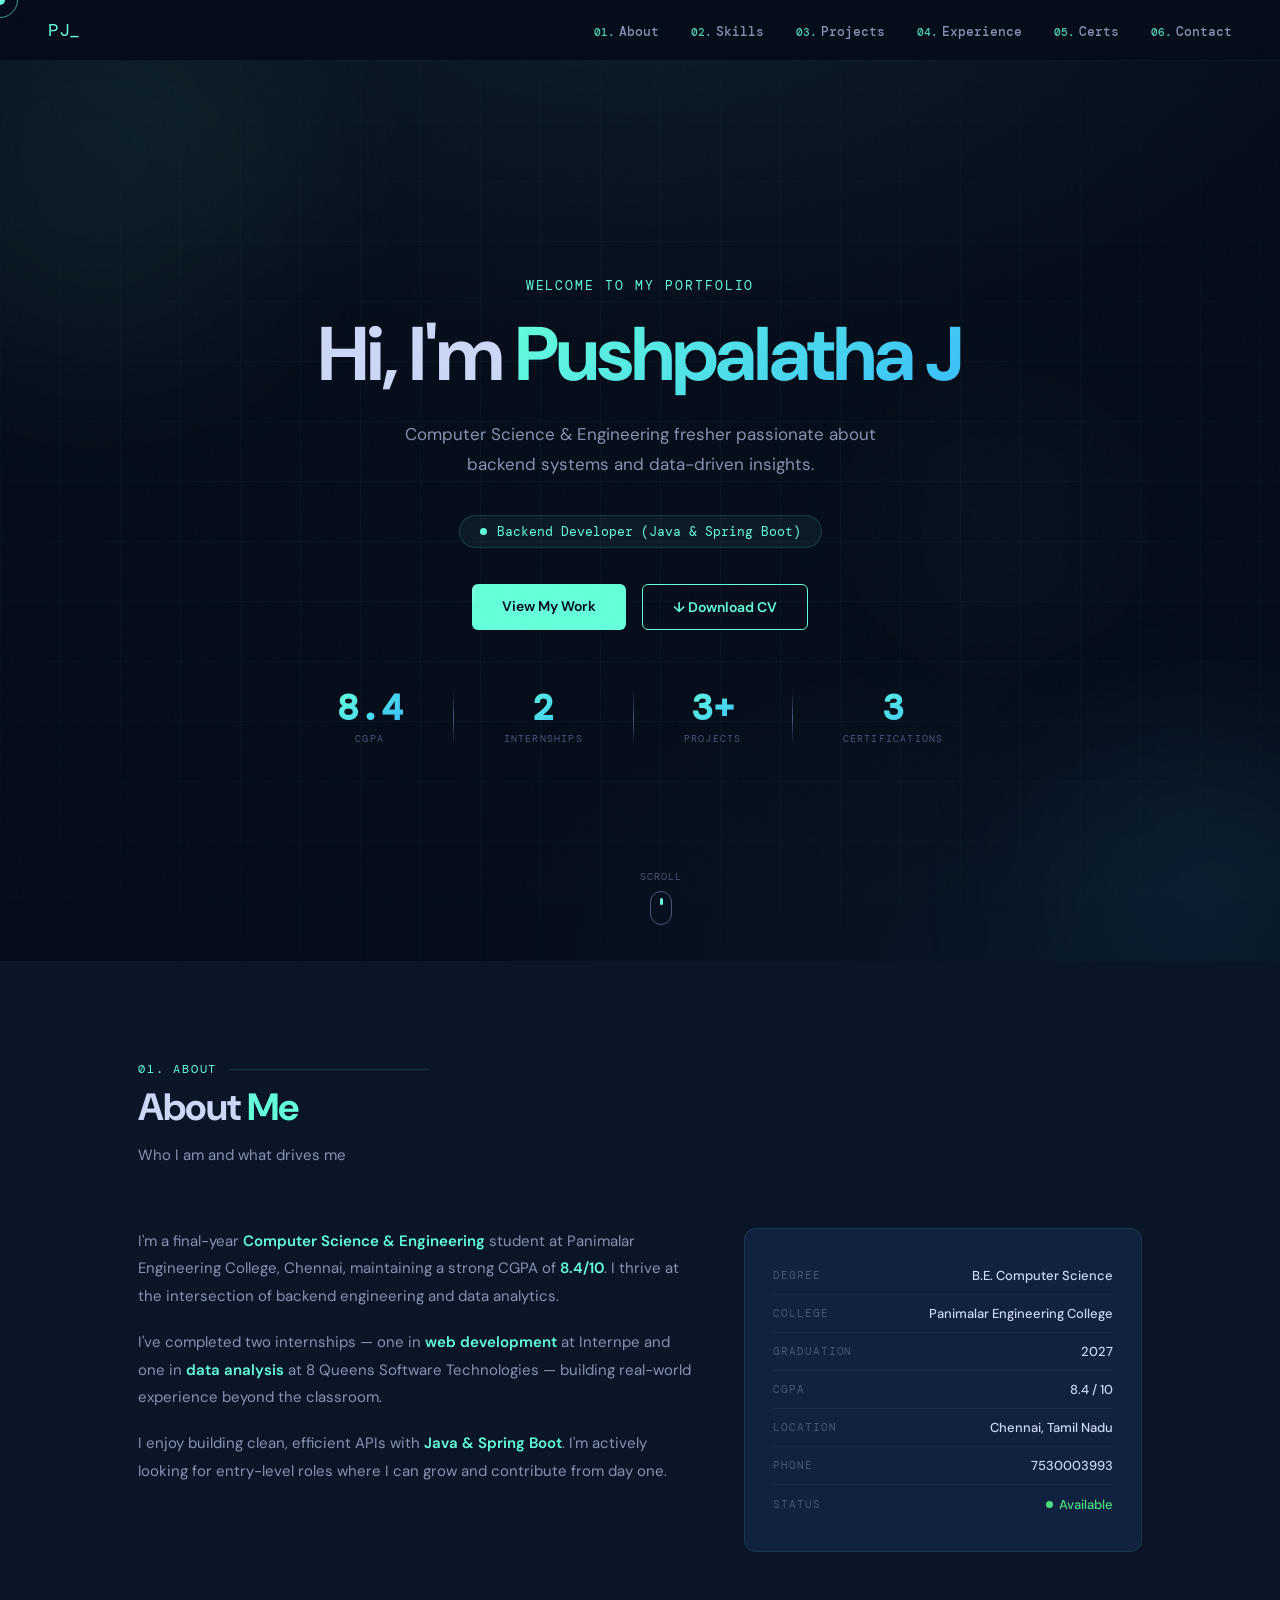
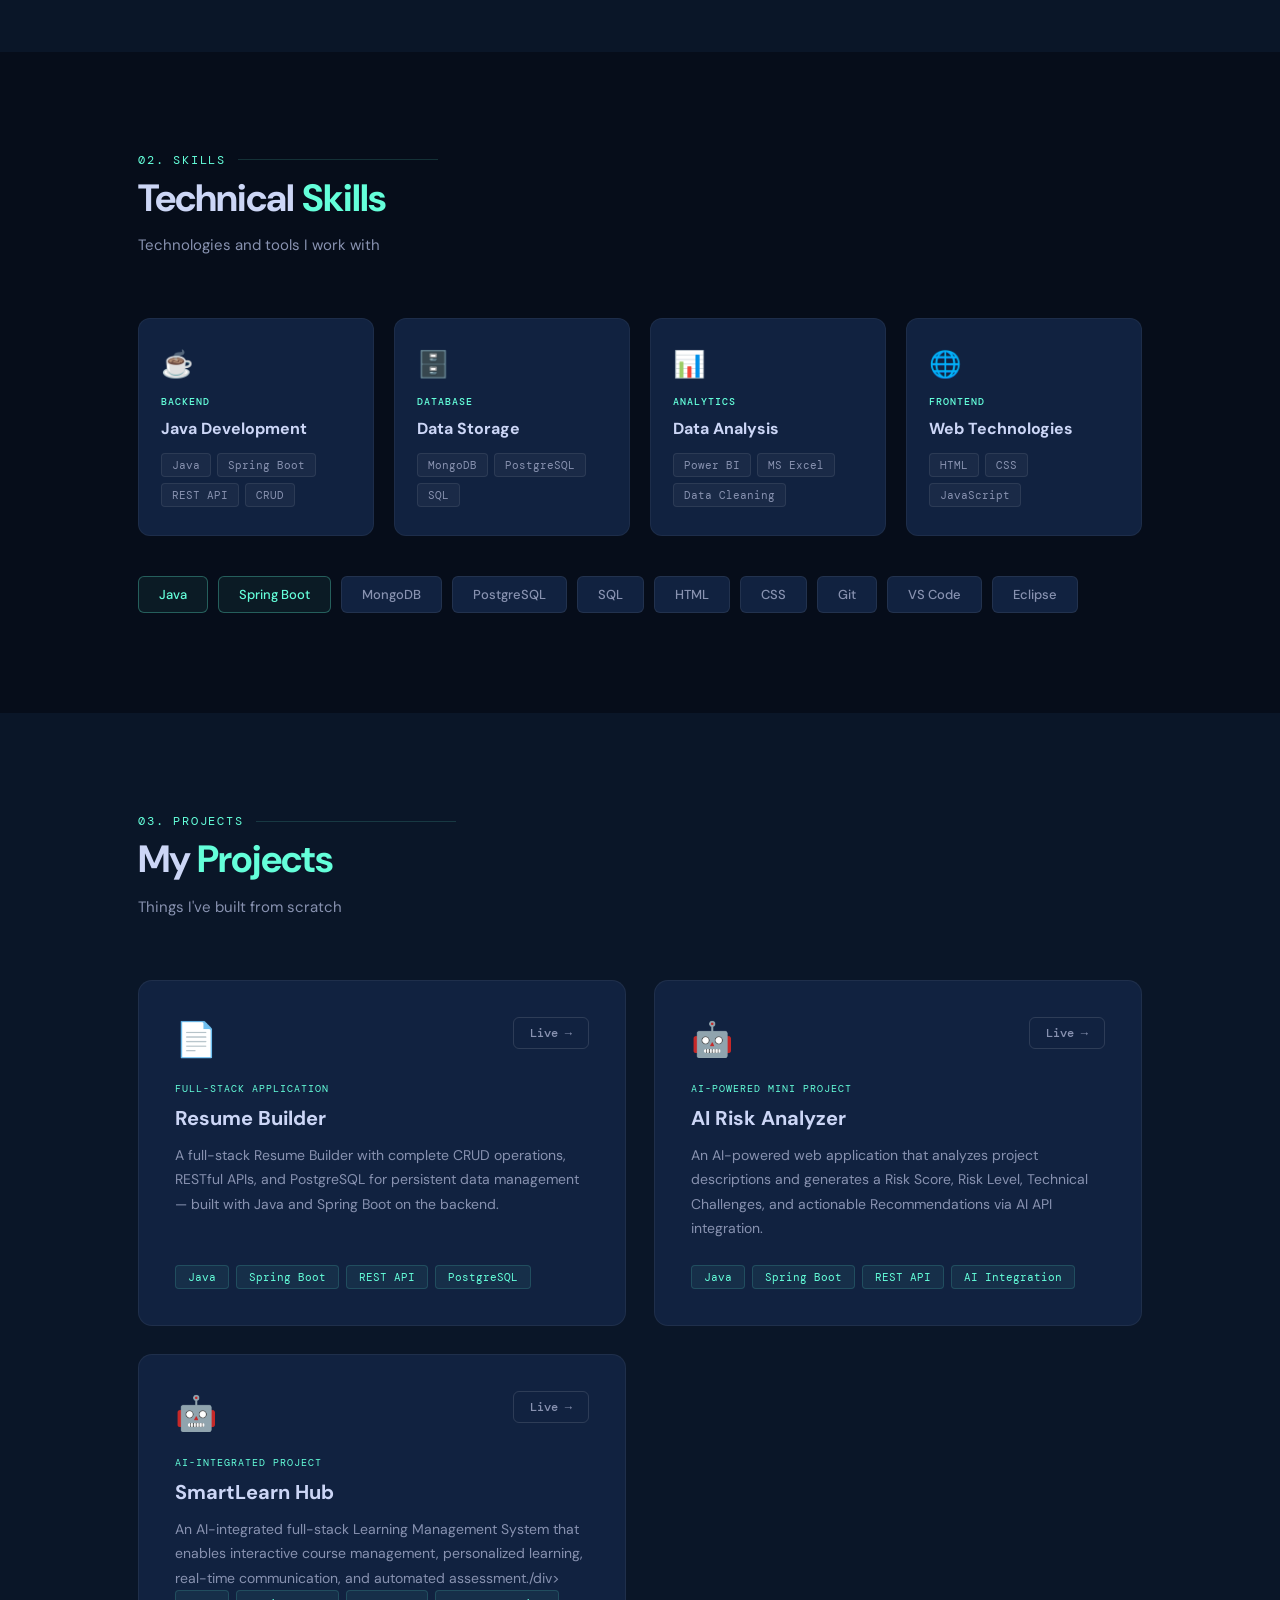
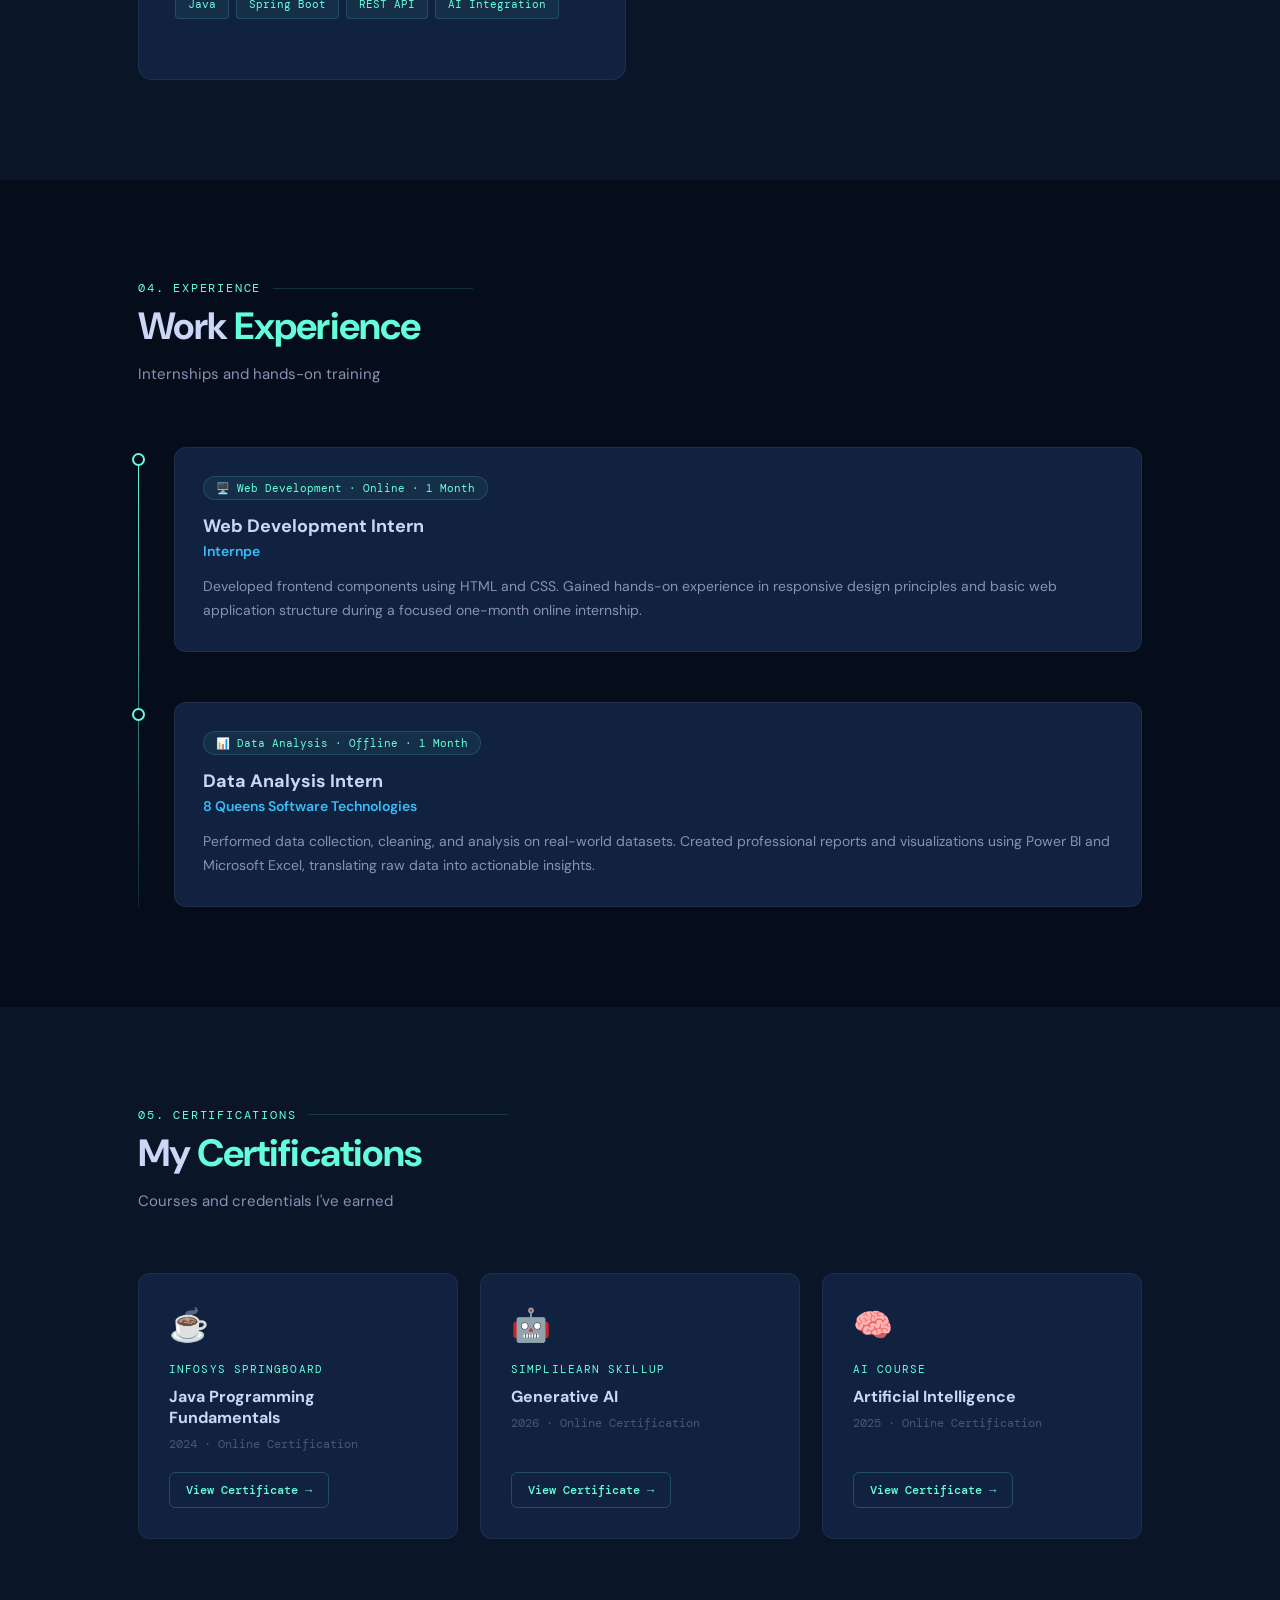
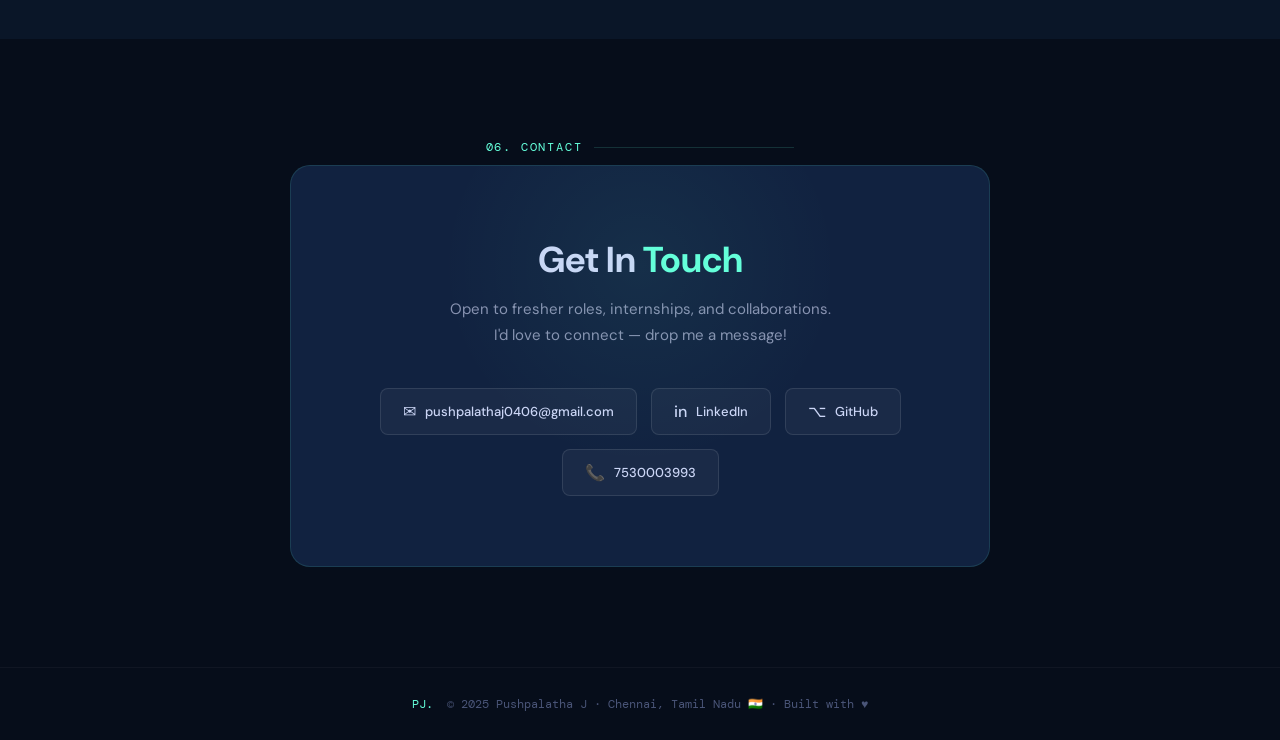
<file: index.html>
<!DOCTYPE html>
<html lang="en">
<head>
<meta charset="UTF-8"/>
<meta name="viewport" content="width=device-width, initial-scale=1.0"/>
<title>Pushpalatha J – Portfolio</title>
<style>
@import url('https://fonts.googleapis.com/css2?family=DM+Sans:ital,opsz,wght@0,9..40,300;0,9..40,400;0,9..40,500;0,9..40,600;0,9..40,700;1,9..40,300&family=DM+Mono:wght@400;500&display=swap');

*, *::before, *::after { box-sizing: border-box; margin: 0; padding: 0; }

:root {
  --bg: #060d1a;
  --bg2: #0a1628;
  --bg3: #0f1e35;
  --surface: #112240;
  --surface2: #1a3354;
  --accent: #64ffda;
  --accent2: #38bdf8;
  --text: #ccd6f6;
  --muted: #8892b0;
  --dim: #4a5578;
  --font: 'DM Sans', sans-serif;
  --mono: 'DM Mono', monospace;
}

html { scroll-behavior: smooth; }

body {
  font-family: var(--font);
  background: var(--bg);
  color: var(--text);
  overflow-x: hidden;
  cursor: none;
}

/* ── CURSOR ── */
.cursor {
  width: 10px; height: 10px;
  background: var(--accent);
  border-radius: 50%;
  position: fixed; top: 0; left: 0;
  pointer-events: none;
  z-index: 9999;
  transform: translate(-50%, -50%);
  transition: width 0.2s, height 0.2s, background 0.2s;
  mix-blend-mode: screen;
}
.cursor-ring {
  width: 36px; height: 36px;
  border: 1.5px solid var(--accent);
  border-radius: 50%;
  position: fixed; top: 0; left: 0;
  pointer-events: none;
  z-index: 9998;
  transform: translate(-50%, -50%);
  transition: transform 0.12s ease, width 0.25s, height 0.25s, border-color 0.25s;
  opacity: 0.6;
}
body:hover .cursor { opacity: 1; }
a:hover ~ .cursor, button:hover ~ .cursor { width: 18px; height: 18px; }

/* ── NOISE OVERLAY ── */
body::before {
  content: '';
  position: fixed; inset: 0;
  background-image: url("data:image/svg+xml,%3Csvg viewBox='0 0 256 256' xmlns='http://www.w3.org/2000/svg'%3E%3Cfilter id='noise'%3E%3CfeTurbulence type='fractalNoise' baseFrequency='0.9' numOctaves='4' stitchTiles='stitch'/%3E%3C/filter%3E%3Crect width='100%25' height='100%25' filter='url(%23noise)' opacity='0.04'/%3E%3C/svg%3E");
  pointer-events: none;
  z-index: 1;
  opacity: 0.4;
}

/* ── HEADER ── */
header {
  display: flex;
  justify-content: space-between;
  align-items: center;
  padding: 18px 48px;
  background: rgba(6,13,26,0.85);
  backdrop-filter: blur(18px);
  position: sticky; top: 0; z-index: 100;
  border-bottom: 1px solid rgba(100,255,218,0.06);
  animation: slideDown 0.7s cubic-bezier(0.16,1,0.3,1) both;
}
@keyframes slideDown {
  from { transform: translateY(-60px); opacity: 0; }
  to   { transform: translateY(0);     opacity: 1; }
}
.logo {
  font-family: var(--mono);
  font-size: 18px;
  color: var(--accent);
  letter-spacing: -0.02em;
  position: relative;
}
.logo::after {
  content: '_';
  animation: blink 1.1s step-end infinite;
}
@keyframes blink { 0%,100%{opacity:1} 50%{opacity:0} }

nav a {
  color: var(--muted);
  margin-left: 28px;
  text-decoration: none;
  font-size: 13px;
  font-weight: 500;
  font-family: var(--mono);
  transition: color 0.2s;
  position: relative;
}
nav a::before {
  content: attr(data-num);
  color: var(--accent);
  font-size: 11px;
  margin-right: 4px;
  opacity: 0.8;
}
nav a::after {
  content: '';
  position: absolute; bottom: -3px; left: 0; right: 0;
  height: 1px; background: var(--accent);
  transform: scaleX(0); transform-origin: right;
  transition: transform 0.3s ease;
}
nav a:hover { color: var(--accent); }
nav a:hover::after { transform: scaleX(1); transform-origin: left; }
nav a.active { color: var(--accent); }

/* ── ANIMATED GRID BG ── */
.grid-bg {
  position: absolute; inset: 0;
  background-image:
    linear-gradient(rgba(100,255,218,0.03) 1px, transparent 1px),
    linear-gradient(90deg, rgba(100,255,218,0.03) 1px, transparent 1px);
  background-size: 60px 60px;
  mask-image: radial-gradient(ellipse 80% 70% at 50% 50%, black 30%, transparent 100%);
  animation: gridPan 20s linear infinite;
}
@keyframes gridPan {
  from { background-position: 0 0; }
  to   { background-position: 60px 60px; }
}

/* ── HERO ── */
.hero {
  position: relative;
  overflow: hidden;
  min-height: 100vh;
  display: flex;
  flex-direction: column;
  align-items: center;
  justify-content: center;
  padding: 80px 20px;
  background: radial-gradient(ellipse 80% 60% at 50% -10%, rgba(100,255,218,0.07) 0%, transparent 70%),
              radial-gradient(ellipse 60% 50% at 80% 100%, rgba(56,189,248,0.05) 0%, transparent 70%),
              var(--bg);
  text-align: center;
}

/* Floating orbs */
.orb {
  position: absolute;
  border-radius: 50%;
  filter: blur(80px);
  pointer-events: none;
  animation: float 8s ease-in-out infinite;
}
.orb1 { width: 400px; height: 400px; background: rgba(100,255,218,0.06); top: -100px; left: -100px; animation-delay: 0s; }
.orb2 { width: 300px; height: 300px; background: rgba(56,189,248,0.07); bottom: -80px; right: -80px; animation-delay: -3s; }
.orb3 { width: 200px; height: 200px; background: rgba(100,255,218,0.04); top: 40%; left: 70%; animation-delay: -5s; }
@keyframes float {
  0%,100% { transform: translate(0,0) scale(1); }
  33%      { transform: translate(20px,-15px) scale(1.05); }
  66%      { transform: translate(-15px,10px) scale(0.95); }
}

.hero-eyebrow {
  font-family: var(--mono);
  font-size: 13px;
  color: var(--accent);
  letter-spacing: 0.15em;
  text-transform: uppercase;
  margin-bottom: 20px;
  opacity: 0;
  animation: fadeUp 0.6s 0.3s cubic-bezier(0.16,1,0.3,1) forwards;
}
@keyframes fadeUp {
  from { opacity: 0; transform: translateY(20px); }
  to   { opacity: 1; transform: translateY(0); }
}

.hero h1 {
  font-size: clamp(38px, 7vw, 76px);
  font-weight: 700;
  line-height: 1.08;
  letter-spacing: -0.03em;
  margin-bottom: 24px;
  opacity: 0;
  animation: fadeUp 0.7s 0.45s cubic-bezier(0.16,1,0.3,1) forwards;
}
.hero h1 .name {
  background: linear-gradient(135deg, var(--accent) 0%, var(--accent2) 100%);
  -webkit-background-clip: text;
  -webkit-text-fill-color: transparent;
  background-clip: text;
}

.hero-desc {
  font-size: 17px;
  color: var(--muted);
  max-width: 520px;
  line-height: 1.75;
  margin-bottom: 36px;
  opacity: 0;
  animation: fadeUp 0.7s 0.6s cubic-bezier(0.16,1,0.3,1) forwards;
}

/* Typewriter role */
.typewriter-wrap {
  display: inline-flex; align-items: center; gap: 10px;
  background: rgba(100,255,218,0.06);
  border: 1px solid rgba(100,255,218,0.15);
  border-radius: 30px;
  padding: 7px 20px;
  margin-bottom: 36px;
  font-family: var(--mono);
  font-size: 13px;
  color: var(--accent);
  opacity: 0;
  animation: fadeUp 0.7s 0.75s cubic-bezier(0.16,1,0.3,1) forwards;
}
.tw-dot { width: 7px; height: 7px; background: var(--accent); border-radius: 50%; animation: pulse 1.5s ease-in-out infinite; }
@keyframes pulse { 0%,100%{opacity:1;transform:scale(1)} 50%{opacity:0.5;transform:scale(0.7)} }
#typewriter { min-width: 240px; text-align: left; }

.hero-btns {
  display: flex; justify-content: center; gap: 16px; flex-wrap: wrap;
  opacity: 0;
  animation: fadeUp 0.7s 0.9s cubic-bezier(0.16,1,0.3,1) forwards;
}
.hero-btns a {
  padding: 13px 30px;
  border-radius: 6px;
  font-size: 14px; font-weight: 600;
  text-decoration: none;
  transition: transform 0.2s, box-shadow 0.2s, background 0.2s;
  position: relative; overflow: hidden;
}
.btn-fill {
  background: var(--accent);
  color: var(--bg);
}
.btn-fill::after {
  content: '';
  position: absolute; inset: 0;
  background: rgba(255,255,255,0.15);
  transform: translateX(-100%) skewX(-12deg);
  transition: transform 0.4s;
}
.btn-fill:hover::after { transform: translateX(110%) skewX(-12deg); }
.btn-fill:hover { transform: translateY(-3px); box-shadow: 0 12px 30px rgba(100,255,218,0.3); }
.btn-ghost {
  border: 1.5px solid var(--accent);
  color: var(--accent);
  background: transparent;
}
.btn-ghost:hover { background: rgba(100,255,218,0.06); transform: translateY(-3px); box-shadow: 0 12px 30px rgba(100,255,218,0.1); }

.hero-stats {
  display: flex; justify-content: center; gap: 50px;
  margin-top: 60px; flex-wrap: wrap;
  opacity: 0;
  animation: fadeUp 0.7s 1.05s cubic-bezier(0.16,1,0.3,1) forwards;
}
.hero-stat { text-align: center; }
.hero-stat-num {
  font-size: 36px; font-weight: 700;
  font-family: var(--mono);
  background: linear-gradient(135deg, var(--accent), var(--accent2));
  -webkit-background-clip: text; -webkit-text-fill-color: transparent; background-clip: text;
  line-height: 1;
}
.hero-stat-lbl {
  font-family: var(--mono);
  font-size: 10px; color: var(--dim);
  text-transform: uppercase; letter-spacing: 0.12em;
  margin-top: 6px;
}
.stat-divider {
  width: 1px; background: linear-gradient(to bottom, transparent, var(--dim), transparent);
  align-self: stretch;
}

/* ── SCROLL INDICATOR ── */
.scroll-indicator {
  position: absolute; bottom: 36px; left: 50%;
  transform: translateX(-50%);
  display: flex; flex-direction: column; align-items: center; gap: 8px;
  opacity: 0;
  animation: fadeUp 0.7s 1.3s ease forwards;
}
.scroll-indicator span { font-family: var(--mono); font-size: 10px; color: var(--dim); letter-spacing: 0.1em; text-transform: uppercase; }
.scroll-mouse {
  width: 22px; height: 34px;
  border: 1.5px solid var(--dim);
  border-radius: 11px;
  display: flex; justify-content: center; padding-top: 6px;
}
.scroll-wheel {
  width: 3px; height: 7px;
  background: var(--accent);
  border-radius: 3px;
  animation: scrollWheel 1.8s ease-in-out infinite;
}
@keyframes scrollWheel {
  0%,100% { transform: translateY(0); opacity: 1; }
  80%      { transform: translateY(10px); opacity: 0; }
}

/* ── SECTIONS ── */
.section {
  padding: 100px 0 0;
}
.section-inner { max-width: 1100px; margin: 0 auto; padding: 0 48px; }

.section-label {
  font-family: var(--mono);
  font-size: 12px; color: var(--accent);
  letter-spacing: 0.15em; text-transform: uppercase;
  margin-bottom: 10px;
  display: flex; align-items: center; gap: 12px;
}
.section-label::after { content: ''; flex: 1; max-width: 200px; height: 1px; background: rgba(100,255,218,0.15); }
.section-title {
  font-size: clamp(26px, 4vw, 38px);
  font-weight: 700;
  letter-spacing: -0.025em;
  line-height: 1.1;
  margin-bottom: 14px;
}
.section-title span { color: var(--accent); }
.section-sub { color: var(--muted); font-size: 15px; margin-bottom: 60px; line-height: 1.65; }

/* ── ABOUT ── */
#about { background: var(--bg2); padding-top: 100px; padding-bottom: 100px; }
.about-grid {
  display: grid;
  grid-template-columns: 1.4fr 1fr;
  gap: 50px;
  align-items: start;
}
.about-text p {
  color: var(--muted);
  font-size: 15px;
  line-height: 1.85;
  margin-bottom: 18px;
}
.about-text p span { color: var(--accent); font-weight: 600; }

.about-card {
  background: var(--surface);
  border: 1px solid rgba(100,255,218,0.1);
  border-radius: 12px;
  padding: 28px;
  position: relative;
  overflow: hidden;
}
.about-card::before {
  content: '';
  position: absolute; top: 0; left: 0; right: 0;
  height: 2px;
  background: linear-gradient(90deg, var(--accent), var(--accent2));
  transform: scaleX(0); transform-origin: left;
  transition: transform 0.5s ease;
}
.about-card:hover::before { transform: scaleX(1); }

.info-row {
  display: flex; justify-content: space-between; align-items: center;
  padding: 10px 0;
  border-bottom: 1px solid rgba(255,255,255,0.04);
  font-size: 13px;
}
.info-row:last-child { border-bottom: none; }
.info-key { color: var(--dim); font-family: var(--mono); font-size: 11px; text-transform: uppercase; letter-spacing: 0.08em; }
.info-val { color: var(--text); font-weight: 500; text-align: right; }
.status-dot { display: inline-flex; align-items: center; gap: 6px; color: #4ade80; }
.status-dot::before { content: ''; width: 7px; height: 7px; background: #4ade80; border-radius: 50%; animation: statusPulse 2s ease infinite; }
@keyframes statusPulse { 0%,100%{box-shadow:0 0 0 0 rgba(74,222,128,0.4)} 50%{box-shadow:0 0 0 6px rgba(74,222,128,0)} }

/* ── SKILLS ── */
#skills { padding-top: 100px; padding-bottom: 0; }
.skills-grid {
  display: grid;
  grid-template-columns: repeat(4, 1fr);
  gap: 20px;
  margin-bottom: 40px;
}
.skill-card {
  background: var(--surface);
  border: 1px solid rgba(255,255,255,0.05);
  border-radius: 12px;
  padding: 28px 22px;
  transition: border-color 0.3s, transform 0.3s, box-shadow 0.3s;
  position: relative; overflow: hidden;
}
.skill-card::after {
  content: '';
  position: absolute; inset: 0;
  background: radial-gradient(circle at var(--mx,50%) var(--my,50%), rgba(100,255,218,0.05), transparent 60%);
  opacity: 0;
  transition: opacity 0.3s;
  pointer-events: none;
}
.skill-card:hover { border-color: rgba(100,255,218,0.3); transform: translateY(-6px); box-shadow: 0 20px 50px rgba(0,0,0,0.4); }
.skill-card:hover::after { opacity: 1; }
.skill-icon { font-size: 26px; margin-bottom: 14px; }
.skill-tag {
  font-family: var(--mono); font-size: 10px; font-weight: 500;
  color: var(--accent); text-transform: uppercase; letter-spacing: 0.1em;
  margin-bottom: 10px;
}
.skill-name { font-size: 16px; font-weight: 700; margin-bottom: 14px; }
.pill-row { display: flex; flex-wrap: wrap; gap: 6px; }
.pill {
  background: rgba(255,255,255,0.04);
  border: 1px solid rgba(255,255,255,0.08);
  color: var(--muted);
  font-family: var(--mono); font-size: 11px;
  padding: 4px 10px; border-radius: 4px;
  transition: border-color 0.2s, color 0.2s, background 0.2s;
}
.skill-card:hover .pill { border-color: rgba(100,255,218,0.2); color: var(--text); background: rgba(100,255,218,0.04); }

.skills-cloud {
  display: flex; flex-wrap: wrap; gap: 10px;
  padding: 0 48px 100px;
  max-width: 1100px; margin: 0 auto;
}
.cloud-pill {
  background: var(--surface);
  border: 1px solid rgba(255,255,255,0.07);
  color: var(--muted);
  font-size: 13px; font-weight: 500;
  padding: 9px 20px; border-radius: 6px;
  cursor: default;
  transition: border-color 0.25s, color 0.25s, background 0.25s, transform 0.2s;
}
.cloud-pill:hover { border-color: var(--accent); color: var(--accent); background: rgba(100,255,218,0.06); transform: translateY(-2px); }
.cloud-pill.hi { border-color: rgba(100,255,218,0.3); color: var(--accent); background: rgba(100,255,218,0.06); }

/* ── PROJECTS ── */
#projects { background: var(--bg2); padding-top: 100px; padding-bottom: 100px; }
.projects-grid {
  display: grid;
  grid-template-columns: repeat(2, 1fr);
  gap: 28px;
}
.project-card {
  background: var(--surface);
  border: 1px solid rgba(255,255,255,0.06);
  border-radius: 14px;
  padding: 36px;
  transition: border-color 0.3s, transform 0.3s, box-shadow 0.3s;
  display: flex; flex-direction: column;
  position: relative; overflow: hidden;
}
.project-card::before {
  content: '';
  position: absolute; top: 0; left: 0; right: 0;
  height: 3px;
  background: linear-gradient(90deg, var(--accent), var(--accent2));
  opacity: 0; transition: opacity 0.4s;
}
.project-card:hover { border-color: rgba(100,255,218,0.25); transform: translateY(-8px); box-shadow: 0 30px 70px rgba(0,0,0,0.5); }
.project-card:hover::before { opacity: 1; }
.project-header { display: flex; justify-content: space-between; align-items: flex-start; margin-bottom: 20px; }
.project-icon { font-size: 34px; }
.project-links { display: flex; gap: 10px; }
.project-link-btn {
  background: none; border: 1px solid rgba(255,255,255,0.12);
  color: var(--muted); padding: 7px 16px; border-radius: 6px;
  font-size: 12px; font-family: var(--mono);
  cursor: pointer; transition: all 0.2s;
  font-weight: 500;
}
.project-link-btn:hover { border-color: var(--accent); color: var(--accent); background: rgba(100,255,218,0.05); }
.project-tag { font-family: var(--mono); font-size: 10px; color: var(--accent); text-transform: uppercase; letter-spacing: 0.1em; margin-bottom: 10px; }
.project-name { font-size: 20px; font-weight: 700; margin-bottom: 12px; }
.project-desc { color: var(--muted); font-size: 14px; line-height: 1.75; margin-bottom: 24px; flex: 1; }
.project-stack { display: flex; flex-wrap: wrap; gap: 7px; }
.stack-tag {
  background: rgba(100,255,218,0.06); border: 1px solid rgba(100,255,218,0.15);
  color: var(--accent); font-family: var(--mono); font-size: 11px;
  padding: 4px 12px; border-radius: 4px;
}

/* ── EXPERIENCE ── */
#experience { padding-top: 100px; padding-bottom: 100px; }
.timeline { position: relative; }
.timeline::before {
  content: '';
  position: absolute; left: 0; top: 8px; bottom: 0;
  width: 1px;
  background: linear-gradient(to bottom, var(--accent), rgba(100,255,218,0.1));
}
.tl-item {
  display: flex; gap: 36px;
  padding-left: 36px;
  margin-bottom: 50px;
  position: relative;
}
.tl-item:last-child { margin-bottom: 0; }
.tl-dot {
  position: absolute; left: -6px; top: 6px;
  width: 13px; height: 13px;
  border-radius: 50%;
  background: var(--bg);
  border: 2px solid var(--accent);
  transition: background 0.3s, box-shadow 0.3s;
}
.tl-item:hover .tl-dot { background: var(--accent); box-shadow: 0 0 14px rgba(100,255,218,0.5); }
.tl-card {
  background: var(--surface);
  border: 1px solid rgba(255,255,255,0.06);
  border-radius: 12px; padding: 28px;
  flex: 1;
  transition: border-color 0.3s, transform 0.3s;
}
.tl-item:hover .tl-card { border-color: rgba(100,255,218,0.2); transform: translateX(4px); }
.tl-badge {
  display: inline-flex; align-items: center; gap: 8px;
  font-family: var(--mono); font-size: 11px; color: var(--accent);
  background: rgba(100,255,218,0.06); border: 1px solid rgba(100,255,218,0.15);
  padding: 4px 12px; border-radius: 20px; margin-bottom: 14px;
}
.tl-title { font-size: 18px; font-weight: 700; margin-bottom: 4px; }
.tl-org { color: var(--accent2); font-size: 14px; font-weight: 600; margin-bottom: 14px; }
.tl-desc { color: var(--muted); font-size: 14px; line-height: 1.75; }

/* ── CERTIFICATIONS ── */
#certifications { background: var(--bg2); padding-top: 100px; padding-bottom: 100px; }
.certs-grid {
  display: grid;
  grid-template-columns: repeat(3, 1fr);
  gap: 22px;
}
.cert-card {
  background: var(--surface);
  border: 1px solid rgba(255,255,255,0.06);
  border-radius: 12px; padding: 30px;
  transition: border-color 0.3s, transform 0.3s, box-shadow 0.3s;
  display: flex; flex-direction: column;
  cursor: default;
  position: relative; overflow: hidden;
}
.cert-card::after {
  content: '';
  position: absolute; bottom: 0; left: 0; right: 0;
  height: 2px;
  background: linear-gradient(90deg, var(--accent), var(--accent2));
  transform: scaleX(0); transform-origin: left;
  transition: transform 0.4s ease;
}
.cert-card:hover { border-color: rgba(100,255,218,0.2); transform: translateY(-6px); box-shadow: 0 24px 60px rgba(0,0,0,0.5); }
.cert-card:hover::after { transform: scaleX(1); }
.cert-logo { font-size: 32px; margin-bottom: 16px; }
.cert-issuer { font-family: var(--mono); font-size: 11px; color: var(--accent); text-transform: uppercase; letter-spacing: 0.1em; margin-bottom: 10px; }
.cert-name { font-size: 16px; font-weight: 700; margin-bottom: 8px; }
.cert-meta { color: var(--dim); font-size: 12px; font-family: var(--mono); margin-bottom: 20px; flex: 1; }
.cert-btn {
  background: none; border: 1px solid rgba(100,255,218,0.2);
  color: var(--accent); font-family: var(--mono); font-size: 12px;
  padding: 9px 16px; border-radius: 6px; cursor: pointer;
  transition: all 0.2s; align-self: flex-start;
  font-weight: 500;
}
.cert-btn:hover { background: rgba(100,255,218,0.08); border-color: var(--accent); transform: translateX(3px); }

/* ── CONTACT ── */
#contact { padding-top: 100px; padding-bottom: 100px; text-align: center; }
.contact-box {
  background: var(--surface);
  border: 1px solid rgba(100,255,218,0.12);
  border-radius: 20px;
  padding: 70px;
  position: relative; overflow: hidden;
  max-width: 700px; margin: 0 auto;
}
.contact-box::before {
  content: '';
  position: absolute; top: -100px; left: 50%; transform: translateX(-50%);
  width: 400px; height: 400px;
  background: radial-gradient(circle, rgba(100,255,218,0.06), transparent 70%);
  pointer-events: none;
}
.contact-box h2 { font-size: 36px; font-weight: 700; margin-bottom: 14px; }
.contact-box p { color: var(--muted); font-size: 15px; line-height: 1.7; margin-bottom: 40px; }
.contact-links { display: flex; justify-content: center; gap: 14px; flex-wrap: wrap; }
.contact-link {
  display: flex; align-items: center; gap: 9px;
  background: rgba(255,255,255,0.04); border: 1px solid rgba(255,255,255,0.1);
  color: var(--text); text-decoration: none; font-size: 13px; font-weight: 500;
  padding: 12px 22px; border-radius: 8px;
  transition: all 0.25s;
}
.contact-link:hover { border-color: var(--accent); color: var(--accent); background: rgba(100,255,218,0.06); transform: translateY(-3px); }
.contact-link-icon { font-size: 16px; }

/* ── FOOTER ── */
footer {
  text-align: center; padding: 28px;
  background: var(--bg);
  border-top: 1px solid rgba(255,255,255,0.04);
  color: var(--dim); font-family: var(--mono); font-size: 12px;
}

/* ── REVEAL ANIMATION ── */
.reveal {
  opacity: 0;
  transform: translateY(30px);
  transition: opacity 0.7s cubic-bezier(0.16,1,0.3,1), transform 0.7s cubic-bezier(0.16,1,0.3,1);
}
.reveal.visible { opacity: 1; transform: translateY(0); }
.reveal-d1 { transition-delay: 0.1s; }
.reveal-d2 { transition-delay: 0.2s; }
.reveal-d3 { transition-delay: 0.3s; }
.reveal-d4 { transition-delay: 0.4s; }

/* ── RESPONSIVE ── */
@media (max-width: 900px) {
  .about-grid { grid-template-columns: 1fr; }
  .skills-grid { grid-template-columns: repeat(2, 1fr); }
  .projects-grid, .certs-grid { grid-template-columns: 1fr; }
  .hero-stats { gap: 30px; }
  .stat-divider { display: none; }
  header { padding: 16px 24px; }
  nav a { margin-left: 14px; font-size: 12px; }
  .section-inner { padding: 0 24px; }
  .skills-cloud { padding: 0 24px 80px; }
  .contact-box { padding: 40px 24px; }
  body { cursor: auto; }
  .cursor, .cursor-ring { display: none; }
}
@media (max-width: 600px) {
  .skills-grid { grid-template-columns: 1fr; }
  nav { display: none; }
}
</style>
</head>
<body>

<!-- CURSOR -->
<div class="cursor" id="cursor"></div>
<div class="cursor-ring" id="cursorRing"></div>

<!-- HEADER -->
<header>
  <div class="logo">PJ</div>
  <nav>
    <a href="#about" data-num="01.">About</a>
    <a href="#skills" data-num="02.">Skills</a>
    <a href="#projects" data-num="03.">Projects</a>
    <a href="#experience" data-num="04.">Experience</a>
    <a href="#certifications" data-num="05.">Certs</a>
    <a href="#contact" data-num="06.">Contact</a>
  </nav>
</header>

<!-- HERO -->
<div class="hero" id="home">
  <div class="orb orb1"></div>
  <div class="orb orb2"></div>
  <div class="orb orb3"></div>
  <div class="grid-bg"></div>

  <p class="hero-eyebrow">Welcome to my portfolio</p>
  <h1>Hi, I'm <span class="name">Pushpalatha J</span></h1>
  <p class="hero-desc">Computer Science & Engineering fresher passionate about backend systems and data-driven insights.</p>

  <div class="typewriter-wrap">
    <div class="tw-dot"></div>
    <span id="typewriter"></span>
  </div>

  <div class="hero-btns">
    <a href="#projects" class="btn-fill">View My Work</a>
    <a href="resume.docx" class="btn-ghost" target="_blank">↓ Download CV</a>
  </div>

  <div class="hero-stats">
    <div class="hero-stat">
      <div class="hero-stat-num" data-count="8.4" data-decimal="1">8.4</div>
      <div class="hero-stat-lbl">CGPA</div>
    </div>
    <div class="stat-divider"></div>
    <div class="hero-stat">
      <div class="hero-stat-num" data-count="2" data-decimal="0">2</div>
      <div class="hero-stat-lbl">Internships</div>
    </div>
    <div class="stat-divider"></div>
    <div class="hero-stat">
      <div class="hero-stat-num" data-count="3" data-decimal="0">3+</div>
      <div class="hero-stat-lbl">Projects</div>
    </div>
    <div class="stat-divider"></div>
    <div class="hero-stat">
      <div class="hero-stat-num" data-count="3" data-decimal="0">3</div>
      <div class="hero-stat-lbl">Certifications</div>
    </div>
  </div>

  <div class="scroll-indicator">
    <span>Scroll</span>
    <div class="scroll-mouse"><div class="scroll-wheel"></div></div>
  </div>
</div>

<!-- ABOUT -->
<section class="section" id="about">
  <div class="section-inner">
    <div class="section-label">01. About</div>
    <div class="section-title">About <span>Me</span></div>
    <div class="section-sub">Who I am and what drives me</div>
    <div class="about-grid">
      <div class="about-text reveal">
        <p>I'm a final-year <span>Computer Science & Engineering</span> student at Panimalar Engineering College, Chennai, maintaining a strong CGPA of <span>8.4/10</span>. I thrive at the intersection of backend engineering and data analytics.</p>
        <p>I've completed two internships — one in <span>web development</span> at Internpe and one in <span>data analysis</span> at 8 Queens Software Technologies — building real-world experience beyond the classroom.</p>
        <p>I enjoy building clean, efficient APIs with <span>Java & Spring Boot</span>. I'm actively looking for entry-level roles where I can grow and contribute from day one.</p>
      </div>
      <div class="about-card reveal reveal-d2">
        <div class="info-row"><span class="info-key">Degree</span><span class="info-val">B.E. Computer Science</span></div>
        <div class="info-row"><span class="info-key">College</span><span class="info-val">Panimalar Engineering College</span></div>
        <div class="info-row"><span class="info-key">Graduation</span><span class="info-val">2027</span></div>
        <div class="info-row"><span class="info-key">CGPA</span><span class="info-val">8.4 / 10</span></div>
        <div class="info-row"><span class="info-key">Location</span><span class="info-val">Chennai, Tamil Nadu</span></div>
        <div class="info-row"><span class="info-key">Phone</span><span class="info-val">7530003993</span></div>
        <div class="info-row"><span class="info-key">Status</span><span class="info-val"><span class="status-dot">Available</span></span></div>
      </div>
    </div>
  </div>
</section>

<!-- SKILLS -->
<section class="section" id="skills">
  <div class="section-inner">
    <div class="section-label">02. Skills</div>
    <div class="section-title">Technical <span>Skills</span></div>
    <div class="section-sub">Technologies and tools I work with</div>
    <div class="skills-grid">
      <div class="skill-card reveal">
        <div class="skill-icon">☕</div>
        <div class="skill-tag">Backend</div>
        <div class="skill-name">Java Development</div>
        <div class="pill-row">
          <span class="pill">Java</span>
          <span class="pill">Spring Boot</span>
          <span class="pill">REST API</span>
          <span class="pill">CRUD</span>
        </div>
      </div>
      <div class="skill-card reveal reveal-d1">
        <div class="skill-icon">🗄️</div>
        <div class="skill-tag">Database</div>
        <div class="skill-name">Data Storage</div>
        <div class="pill-row">
          <span class="pill">MongoDB</span>
          <span class="pill">PostgreSQL</span>
          <span class="pill">SQL</span>
        </div>
      </div>
      <div class="skill-card reveal reveal-d2">
        <div class="skill-icon">📊</div>
        <div class="skill-tag">Analytics</div>
        <div class="skill-name">Data Analysis</div>
        <div class="pill-row">
          <span class="pill">Power BI</span>
          <span class="pill">MS Excel</span>
          <span class="pill">Data Cleaning</span>
        </div>
      </div>
      <div class="skill-card reveal reveal-d3">
        <div class="skill-icon">🌐</div>
        <div class="skill-tag">Frontend</div>
        <div class="skill-name">Web Technologies</div>
        <div class="pill-row">
          <span class="pill">HTML</span>
          <span class="pill">CSS</span>
          <span class="pill">JavaScript</span>
        </div>
      </div>
    </div>
  </div>
</section>
<div class="skills-cloud">
  <span class="cloud-pill hi">Java</span>
  <span class="cloud-pill hi">Spring Boot</span>
  <span class="cloud-pill">MongoDB</span>
  <span class="cloud-pill">PostgreSQL</span>
  <span class="cloud-pill">SQL</span>
  <span class="cloud-pill">HTML</span>
  <span class="cloud-pill">CSS</span>
  <span class="cloud-pill">Git</span>
  <span class="cloud-pill">VS Code</span>
  <span class="cloud-pill">Eclipse</span>
</div>

<!-- PROJECTS -->
<section class="section" id="projects">
  <div class="section-inner">
    <div class="section-label">03. Projects</div>
    <div class="section-title">My <span>Projects</span></div>
    <div class="section-sub">Things I've built from scratch</div>
    <div class="projects-grid">
      <div class="project-card reveal">
        <div class="project-header">
          <div class="project-icon">📄</div>
          <div class="project-links">
            <button class="project-link-btn" onclick="window.open('https://resume-builder-2-2vjs.onrender.com','_blank')">Live →</button>
          </div>
        </div>
        <div class="project-tag">Full-Stack Application</div>
        <div class="project-name">Resume Builder</div>
        <div class="project-desc">A full-stack Resume Builder with complete CRUD operations, RESTful APIs, and PostgreSQL for persistent data management — built with Java and Spring Boot on the backend.</div>
        <div class="project-stack">
          <span class="stack-tag">Java</span>
          <span class="stack-tag">Spring Boot</span>
          <span class="stack-tag">REST API</span>
          <span class="stack-tag">PostgreSQL</span>
        </div>
      </div>
      <div class="project-card reveal reveal-d2">
        <div class="project-header">
          <div class="project-icon">🤖</div>
          <div class="project-links">
            <button class="project-link-btn" onclick="window.open('https://ai-risk-analyzer.onrender.com','_blank')">Live →</button>
          </div>
        </div>
        <div class="project-tag">AI-Powered Mini Project</div>
        <div class="project-name">AI Risk Analyzer</div>
        <div class="project-desc">An AI-powered web application that analyzes project descriptions and generates a Risk Score, Risk Level, Technical Challenges, and actionable Recommendations via AI API integration.</div>
        <div class="project-stack">
          <span class="stack-tag">Java</span>
          <span class="stack-tag">Spring Boot</span>
          <span class="stack-tag">REST API</span>
          <span class="stack-tag">AI Integration</span>
        </div>
      </div>

      <div class="project-card reveal reveal-d2">
        <div class="project-header">
          <div class="project-icon">🤖</div>
          <div class="project-links">
            <button class="project-link-btn" onclick="window.open('https://slm-b8oo.onrender.com/','_blank')">Live →</button>
          </div>
        </div>
        <div class="project-tag">AI-integrated Project</div>
        <div class="project-name">SmartLearn Hub </div>
        <div class="project-desc">An AI-integrated full-stack Learning Management System that enables interactive course management, personalized learning, real-time communication, and automated assessment./div>
        <div class="project-stack">
          <span class="stack-tag">Java</span>
          <span class="stack-tag">Spring Boot</span>
          <span class="stack-tag">REST API</span>
          <span class="stack-tag">AI Integration</span>
        </div>
      </div>

    </div>
  </div>
</section>

<!-- EXPERIENCE -->
<section class="section" id="experience">
  <div class="section-inner">
    <div class="section-label">04. Experience</div>
    <div class="section-title">Work <span>Experience</span></div>
    <div class="section-sub">Internships and hands-on training</div>
    <div class="timeline">
      <div class="tl-item reveal">
        <div class="tl-dot"></div>
        <div class="tl-card">
          <div class="tl-badge">🖥️ Web Development · Online · 1 Month</div>
          <div class="tl-title">Web Development Intern</div>
          <div class="tl-org">Internpe</div>
          <div class="tl-desc">Developed frontend components using HTML and CSS. Gained hands-on experience in responsive design principles and basic web application structure during a focused one-month online internship.</div>
        </div>
      </div>
      <div class="tl-item reveal reveal-d3">
        <div class="tl-dot"></div>
        <div class="tl-card">
          <div class="tl-badge">📊 Data Analysis · Offline · 1 Month</div>
          <div class="tl-title">Data Analysis Intern</div>
          <div class="tl-org">8 Queens Software Technologies</div>
          <div class="tl-desc">Performed data collection, cleaning, and analysis on real-world datasets. Created professional reports and visualizations using Power BI and Microsoft Excel, translating raw data into actionable insights.</div>
        </div>
      </div>
    </div>
  </div>
</section>

<!-- CERTIFICATIONS -->
<section class="section" id="certifications">
  <div class="section-inner">
    <div class="section-label">05. Certifications</div>
    <div class="section-title">My <span>Certifications</span></div>
    <div class="section-sub">Courses and credentials I've earned</div>
    <div class="certs-grid">
      <div class="cert-card reveal">
        <div class="cert-logo">☕</div>
        <div class="cert-issuer">Infosys Springboard</div>
        <div class="cert-name">Java Programming Fundamentals</div>
        <div class="cert-meta">2024 · Online Certification</div>
        <button class="cert-btn" onclick="window.open('java-cert.jpg','_blank')">View Certificate →</button>
      </div>
      <div class="cert-card reveal reveal-d2">
        <div class="cert-logo">🤖</div>
        <div class="cert-issuer">Simplilearn SkillUp</div>
        <div class="cert-name">Generative AI</div>
        <div class="cert-meta">2026 · Online Certification</div>
        <button class="cert-btn" onclick="window.open('genai-cert.jpg','_blank')">View Certificate →</button>
      </div>
      <div class="cert-card reveal reveal-d3">
        <div class="cert-logo">🧠</div>
        <div class="cert-issuer">AI Course</div>
        <div class="cert-name">Artificial Intelligence</div>
        <div class="cert-meta">2025 · Online Certification</div>
        <button class="cert-btn" onclick="window.open('ai-cert.pdf','_blank')">View Certificate →</button>
      </div>
    </div>
  </div>
</section>

<!-- CONTACT -->
<section class="section" id="contact">
  <div class="section-inner">
    <div class="section-label" style="justify-content:center;">06. Contact</div>
    <div class="contact-box reveal">
      <h2>Get In <span style="color:var(--accent)">Touch</span></h2>
      <p>Open to fresher roles, internships, and collaborations.<br>I'd love to connect — drop me a message!</p>
      <div class="contact-links">
        <a href="mailto:pushpalathaj206@gmail.com" class="contact-link">
          <span class="contact-link-icon">✉</span> pushpalathaj0406@gmail.com
        </a>
        <a href="https://linkedin.com/in/pushpalatha-j-30983a3b2" class="contact-link" target="_blank">
          <span class="contact-link-icon">in</span> LinkedIn
        </a>
        <a href="https://github.com/pushpalatha-04" class="contact-link" target="_blank">
          <span class="contact-link-icon">⌥</span> GitHub
        </a>
        <a href="tel:7530003993" class="contact-link">
          <span class="contact-link-icon">📞</span> 7530003993
        </a>
      </div>
    </div>
  </div>
</section>

<!-- FOOTER -->
<footer>
  <span style="color:var(--accent);font-family:var(--mono)">PJ.</span> &nbsp;©&nbsp;2025 Pushpalatha J · Chennai, Tamil Nadu 🇮🇳 · Built with ♥
</footer>

<script>
/* ── CUSTOM CURSOR ── */
const cursor = document.getElementById('cursor');
const ring = document.getElementById('cursorRing');
let mx = 0, my = 0, rx = 0, ry = 0;
document.addEventListener('mousemove', e => { mx = e.clientX; my = e.clientY; });
(function animCursor() {
  if (cursor) { cursor.style.left = mx + 'px'; cursor.style.top = my + 'px'; }
  rx += (mx - rx) * 0.12;
  ry += (my - ry) * 0.12;
  if (ring) { ring.style.left = rx + 'px'; ring.style.top = ry + 'px'; }
  requestAnimationFrame(animCursor);
})();
document.querySelectorAll('a, button, .skill-card, .project-card, .cert-card').forEach(el => {
  el.addEventListener('mouseenter', () => { if(cursor){cursor.style.width='18px';cursor.style.height='18px';} if(ring){ring.style.width='54px';ring.style.height='54px';ring.style.borderColor='rgba(100,255,218,0.4)';} });
  el.addEventListener('mouseleave', () => { if(cursor){cursor.style.width='10px';cursor.style.height='10px';} if(ring){ring.style.width='36px';ring.style.height='36px';ring.style.borderColor='var(--accent)';} });
});

/* ── TYPEWRITER ── */
const roles = [
  'Backend Developer (Java & Spring Boot)',
  'Data Analyst (Power BI & Excel)',
  'API Builder & Integrator',
  'CS Engineering Final Year Student',
];
let ri = 0, ci = 0, deleting = false;
const el = document.getElementById('typewriter');
function type() {
  const cur = roles[ri];
  if (!deleting) {
    el.textContent = cur.slice(0, ++ci);
    if (ci === cur.length) { deleting = true; setTimeout(type, 2000); return; }
  } else {
    el.textContent = cur.slice(0, --ci);
    if (ci === 0) { deleting = false; ri = (ri + 1) % roles.length; }
  }
  setTimeout(type, deleting ? 30 : 55);
}
type();

/* ── SCROLL REVEAL ── */
const observer = new IntersectionObserver(entries => {
  entries.forEach(e => { if (e.isIntersecting) { e.target.classList.add('visible'); observer.unobserve(e.target); } });
}, { threshold: 0.12 });
document.querySelectorAll('.reveal').forEach(el => observer.observe(el));

/* ── ACTIVE NAV ── */
const navLinks = document.querySelectorAll('nav a');
const sections = document.querySelectorAll('section[id], div[id]');
const onScroll = () => {
  let current = '';
  sections.forEach(s => { if (window.scrollY >= s.offsetTop - 120) current = s.id; });
  navLinks.forEach(a => {
    a.classList.toggle('active', a.getAttribute('href') === '#' + current);
  });
};
window.addEventListener('scroll', onScroll, { passive: true });

/* ── SKILL CARD MOUSE GLOW ── */
document.querySelectorAll('.skill-card').forEach(card => {
  card.addEventListener('mousemove', e => {
    const r = card.getBoundingClientRect();
    card.style.setProperty('--mx', ((e.clientX - r.left) / r.width * 100) + '%');
    card.style.setProperty('--my', ((e.clientY - r.top) / r.height * 100) + '%');
  });
});

/* ── COUNTER ANIMATION ── */
function animateCount(el) {
  const target = parseFloat(el.dataset.count);
  const dec = parseInt(el.dataset.decimal);
  const suffix = el.textContent.includes('+') ? '+' : '';
  let start = 0, duration = 1400, startTime = null;
  function step(ts) {
    if (!startTime) startTime = ts;
    const progress = Math.min((ts - startTime) / duration, 1);
    const eased = 1 - Math.pow(1 - progress, 3);
    const val = eased * target;
    el.textContent = (dec > 0 ? val.toFixed(dec) : Math.floor(val)) + suffix;
    if (progress < 1) requestAnimationFrame(step);
  }
  requestAnimationFrame(step);
}
const statsObs = new IntersectionObserver(entries => {
  entries.forEach(e => {
    if (e.isIntersecting) {
      document.querySelectorAll('[data-count]').forEach(animateCount);
      statsObs.disconnect();
    }
  });
}, { threshold: 0.5 });
const statsEl = document.querySelector('.hero-stats');
if (statsEl) statsObs.observe(statsEl);
</script>
</body>
</html>
</file>
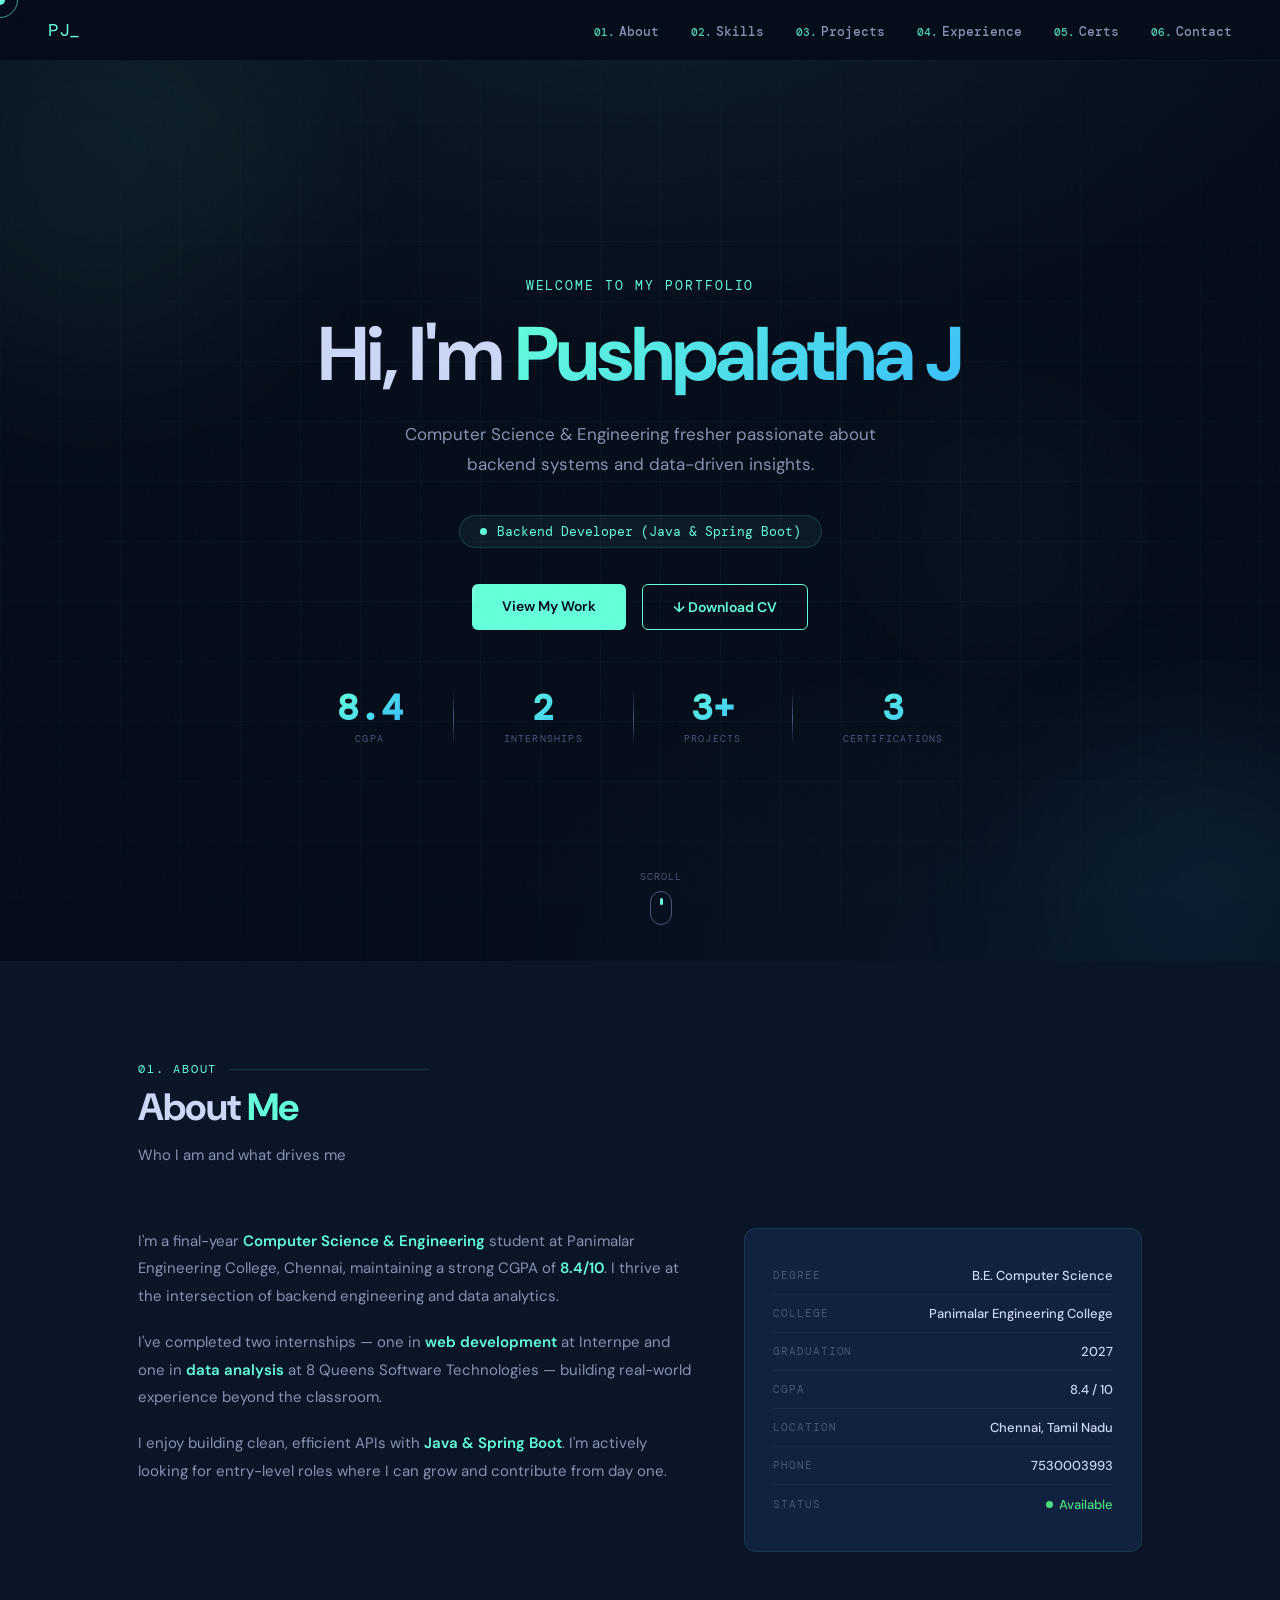
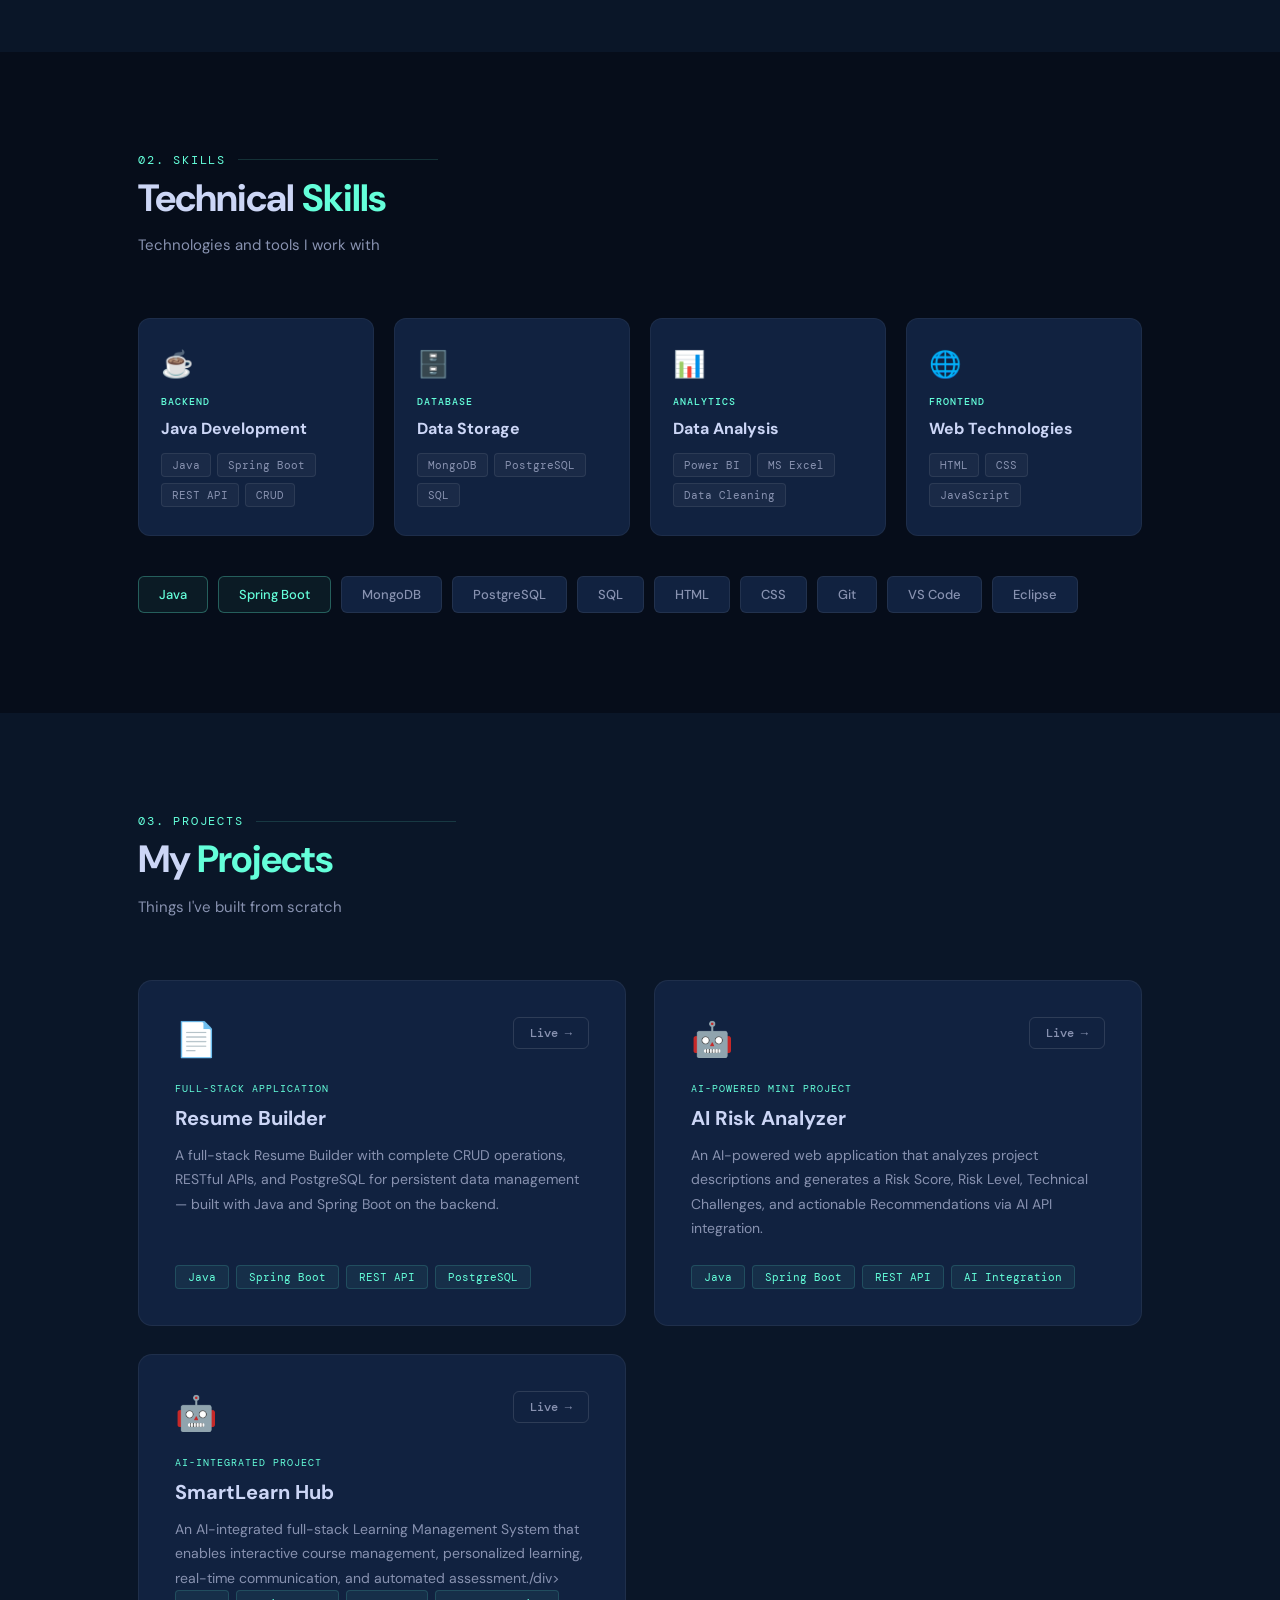
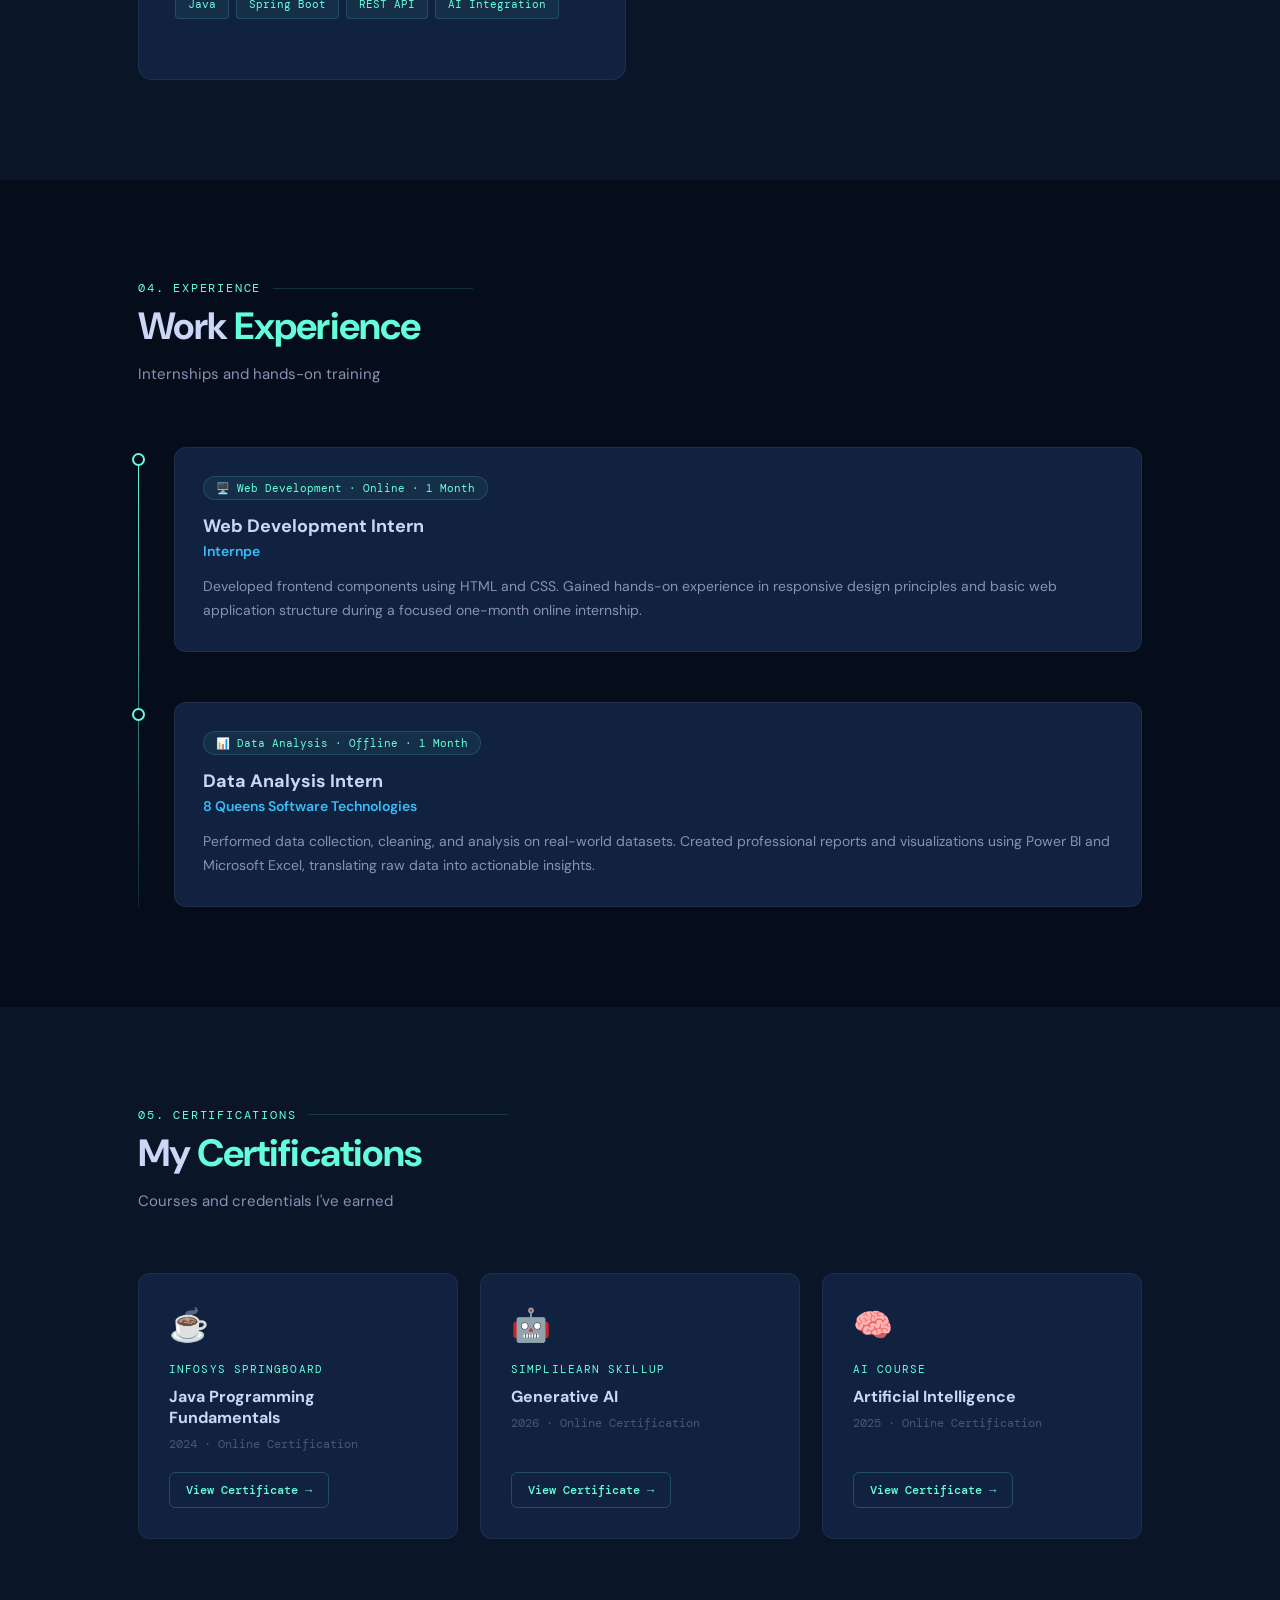
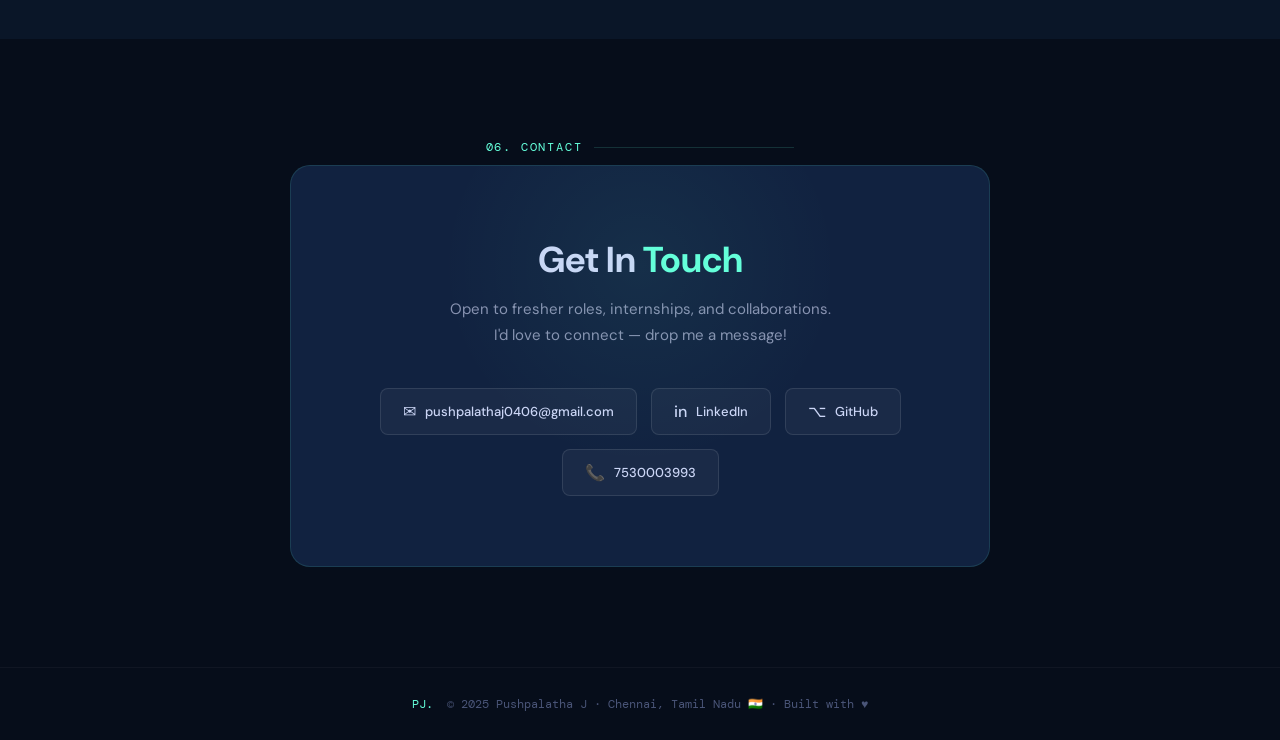
<file: Pushpalatha_Portfolio.html>
<!DOCTYPE html>
<html lang="en">
<head>
<meta charset="UTF-8"/>
<meta name="viewport" content="width=device-width, initial-scale=1.0"/>
<title>Pushpalatha J – Portfolio</title>
<style>
@import url('https://fonts.googleapis.com/css2?family=DM+Sans:ital,opsz,wght@0,9..40,300;0,9..40,400;0,9..40,500;0,9..40,600;0,9..40,700;1,9..40,300&family=DM+Mono:wght@400;500&display=swap');

*, *::before, *::after { box-sizing: border-box; margin: 0; padding: 0; }

:root {
  --bg: #060d1a;
  --bg2: #0a1628;
  --bg3: #0f1e35;
  --surface: #112240;
  --surface2: #1a3354;
  --accent: #64ffda;
  --accent2: #38bdf8;
  --text: #ccd6f6;
  --muted: #8892b0;
  --dim: #4a5578;
  --font: 'DM Sans', sans-serif;
  --mono: 'DM Mono', monospace;
}

html { scroll-behavior: smooth; }

body {
  font-family: var(--font);
  background: var(--bg);
  color: var(--text);
  overflow-x: hidden;
  cursor: none;
}

/* ── CURSOR ── */
.cursor {
  width: 10px; height: 10px;
  background: var(--accent);
  border-radius: 50%;
  position: fixed; top: 0; left: 0;
  pointer-events: none;
  z-index: 9999;
  transform: translate(-50%, -50%);
  transition: width 0.2s, height 0.2s, background 0.2s;
  mix-blend-mode: screen;
}
.cursor-ring {
  width: 36px; height: 36px;
  border: 1.5px solid var(--accent);
  border-radius: 50%;
  position: fixed; top: 0; left: 0;
  pointer-events: none;
  z-index: 9998;
  transform: translate(-50%, -50%);
  transition: transform 0.12s ease, width 0.25s, height 0.25s, border-color 0.25s;
  opacity: 0.6;
}
body:hover .cursor { opacity: 1; }
a:hover ~ .cursor, button:hover ~ .cursor { width: 18px; height: 18px; }

/* ── NOISE OVERLAY ── */
body::before {
  content: '';
  position: fixed; inset: 0;
  background-image: url("data:image/svg+xml,%3Csvg viewBox='0 0 256 256' xmlns='http://www.w3.org/2000/svg'%3E%3Cfilter id='noise'%3E%3CfeTurbulence type='fractalNoise' baseFrequency='0.9' numOctaves='4' stitchTiles='stitch'/%3E%3C/filter%3E%3Crect width='100%25' height='100%25' filter='url(%23noise)' opacity='0.04'/%3E%3C/svg%3E");
  pointer-events: none;
  z-index: 1;
  opacity: 0.4;
}

/* ── HEADER ── */
header {
  display: flex;
  justify-content: space-between;
  align-items: center;
  padding: 18px 48px;
  background: rgba(6,13,26,0.85);
  backdrop-filter: blur(18px);
  position: sticky; top: 0; z-index: 100;
  border-bottom: 1px solid rgba(100,255,218,0.06);
  animation: slideDown 0.7s cubic-bezier(0.16,1,0.3,1) both;
}
@keyframes slideDown {
  from { transform: translateY(-60px); opacity: 0; }
  to   { transform: translateY(0);     opacity: 1; }
}
.logo {
  font-family: var(--mono);
  font-size: 18px;
  color: var(--accent);
  letter-spacing: -0.02em;
  position: relative;
}
.logo::after {
  content: '_';
  animation: blink 1.1s step-end infinite;
}
@keyframes blink { 0%,100%{opacity:1} 50%{opacity:0} }

nav a {
  color: var(--muted);
  margin-left: 28px;
  text-decoration: none;
  font-size: 13px;
  font-weight: 500;
  font-family: var(--mono);
  transition: color 0.2s;
  position: relative;
}
nav a::before {
  content: attr(data-num);
  color: var(--accent);
  font-size: 11px;
  margin-right: 4px;
  opacity: 0.8;
}
nav a::after {
  content: '';
  position: absolute; bottom: -3px; left: 0; right: 0;
  height: 1px; background: var(--accent);
  transform: scaleX(0); transform-origin: right;
  transition: transform 0.3s ease;
}
nav a:hover { color: var(--accent); }
nav a:hover::after { transform: scaleX(1); transform-origin: left; }
nav a.active { color: var(--accent); }

/* ── ANIMATED GRID BG ── */
.grid-bg {
  position: absolute; inset: 0;
  background-image:
    linear-gradient(rgba(100,255,218,0.03) 1px, transparent 1px),
    linear-gradient(90deg, rgba(100,255,218,0.03) 1px, transparent 1px);
  background-size: 60px 60px;
  mask-image: radial-gradient(ellipse 80% 70% at 50% 50%, black 30%, transparent 100%);
  animation: gridPan 20s linear infinite;
}
@keyframes gridPan {
  from { background-position: 0 0; }
  to   { background-position: 60px 60px; }
}

/* ── HERO ── */
.hero {
  position: relative;
  overflow: hidden;
  min-height: 100vh;
  display: flex;
  flex-direction: column;
  align-items: center;
  justify-content: center;
  padding: 80px 20px;
  background: radial-gradient(ellipse 80% 60% at 50% -10%, rgba(100,255,218,0.07) 0%, transparent 70%),
              radial-gradient(ellipse 60% 50% at 80% 100%, rgba(56,189,248,0.05) 0%, transparent 70%),
              var(--bg);
  text-align: center;
}

/* Floating orbs */
.orb {
  position: absolute;
  border-radius: 50%;
  filter: blur(80px);
  pointer-events: none;
  animation: float 8s ease-in-out infinite;
}
.orb1 { width: 400px; height: 400px; background: rgba(100,255,218,0.06); top: -100px; left: -100px; animation-delay: 0s; }
.orb2 { width: 300px; height: 300px; background: rgba(56,189,248,0.07); bottom: -80px; right: -80px; animation-delay: -3s; }
.orb3 { width: 200px; height: 200px; background: rgba(100,255,218,0.04); top: 40%; left: 70%; animation-delay: -5s; }
@keyframes float {
  0%,100% { transform: translate(0,0) scale(1); }
  33%      { transform: translate(20px,-15px) scale(1.05); }
  66%      { transform: translate(-15px,10px) scale(0.95); }
}

.hero-eyebrow {
  font-family: var(--mono);
  font-size: 13px;
  color: var(--accent);
  letter-spacing: 0.15em;
  text-transform: uppercase;
  margin-bottom: 20px;
  opacity: 0;
  animation: fadeUp 0.6s 0.3s cubic-bezier(0.16,1,0.3,1) forwards;
}
@keyframes fadeUp {
  from { opacity: 0; transform: translateY(20px); }
  to   { opacity: 1; transform: translateY(0); }
}

.hero h1 {
  font-size: clamp(38px, 7vw, 76px);
  font-weight: 700;
  line-height: 1.08;
  letter-spacing: -0.03em;
  margin-bottom: 24px;
  opacity: 0;
  animation: fadeUp 0.7s 0.45s cubic-bezier(0.16,1,0.3,1) forwards;
}
.hero h1 .name {
  background: linear-gradient(135deg, var(--accent) 0%, var(--accent2) 100%);
  -webkit-background-clip: text;
  -webkit-text-fill-color: transparent;
  background-clip: text;
}

.hero-desc {
  font-size: 17px;
  color: var(--muted);
  max-width: 520px;
  line-height: 1.75;
  margin-bottom: 36px;
  opacity: 0;
  animation: fadeUp 0.7s 0.6s cubic-bezier(0.16,1,0.3,1) forwards;
}

/* Typewriter role */
.typewriter-wrap {
  display: inline-flex; align-items: center; gap: 10px;
  background: rgba(100,255,218,0.06);
  border: 1px solid rgba(100,255,218,0.15);
  border-radius: 30px;
  padding: 7px 20px;
  margin-bottom: 36px;
  font-family: var(--mono);
  font-size: 13px;
  color: var(--accent);
  opacity: 0;
  animation: fadeUp 0.7s 0.75s cubic-bezier(0.16,1,0.3,1) forwards;
}
.tw-dot { width: 7px; height: 7px; background: var(--accent); border-radius: 50%; animation: pulse 1.5s ease-in-out infinite; }
@keyframes pulse { 0%,100%{opacity:1;transform:scale(1)} 50%{opacity:0.5;transform:scale(0.7)} }
#typewriter { min-width: 240px; text-align: left; }

.hero-btns {
  display: flex; justify-content: center; gap: 16px; flex-wrap: wrap;
  opacity: 0;
  animation: fadeUp 0.7s 0.9s cubic-bezier(0.16,1,0.3,1) forwards;
}
.hero-btns a {
  padding: 13px 30px;
  border-radius: 6px;
  font-size: 14px; font-weight: 600;
  text-decoration: none;
  transition: transform 0.2s, box-shadow 0.2s, background 0.2s;
  position: relative; overflow: hidden;
}
.btn-fill {
  background: var(--accent);
  color: var(--bg);
}
.btn-fill::after {
  content: '';
  position: absolute; inset: 0;
  background: rgba(255,255,255,0.15);
  transform: translateX(-100%) skewX(-12deg);
  transition: transform 0.4s;
}
.btn-fill:hover::after { transform: translateX(110%) skewX(-12deg); }
.btn-fill:hover { transform: translateY(-3px); box-shadow: 0 12px 30px rgba(100,255,218,0.3); }
.btn-ghost {
  border: 1.5px solid var(--accent);
  color: var(--accent);
  background: transparent;
}
.btn-ghost:hover { background: rgba(100,255,218,0.06); transform: translateY(-3px); box-shadow: 0 12px 30px rgba(100,255,218,0.1); }

.hero-stats {
  display: flex; justify-content: center; gap: 50px;
  margin-top: 60px; flex-wrap: wrap;
  opacity: 0;
  animation: fadeUp 0.7s 1.05s cubic-bezier(0.16,1,0.3,1) forwards;
}
.hero-stat { text-align: center; }
.hero-stat-num {
  font-size: 36px; font-weight: 700;
  font-family: var(--mono);
  background: linear-gradient(135deg, var(--accent), var(--accent2));
  -webkit-background-clip: text; -webkit-text-fill-color: transparent; background-clip: text;
  line-height: 1;
}
.hero-stat-lbl {
  font-family: var(--mono);
  font-size: 10px; color: var(--dim);
  text-transform: uppercase; letter-spacing: 0.12em;
  margin-top: 6px;
}
.stat-divider {
  width: 1px; background: linear-gradient(to bottom, transparent, var(--dim), transparent);
  align-self: stretch;
}

/* ── SCROLL INDICATOR ── */
.scroll-indicator {
  position: absolute; bottom: 36px; left: 50%;
  transform: translateX(-50%);
  display: flex; flex-direction: column; align-items: center; gap: 8px;
  opacity: 0;
  animation: fadeUp 0.7s 1.3s ease forwards;
}
.scroll-indicator span { font-family: var(--mono); font-size: 10px; color: var(--dim); letter-spacing: 0.1em; text-transform: uppercase; }
.scroll-mouse {
  width: 22px; height: 34px;
  border: 1.5px solid var(--dim);
  border-radius: 11px;
  display: flex; justify-content: center; padding-top: 6px;
}
.scroll-wheel {
  width: 3px; height: 7px;
  background: var(--accent);
  border-radius: 3px;
  animation: scrollWheel 1.8s ease-in-out infinite;
}
@keyframes scrollWheel {
  0%,100% { transform: translateY(0); opacity: 1; }
  80%      { transform: translateY(10px); opacity: 0; }
}

/* ── SECTIONS ── */
.section {
  padding: 100px 0 0;
}
.section-inner { max-width: 1100px; margin: 0 auto; padding: 0 48px; }

.section-label {
  font-family: var(--mono);
  font-size: 12px; color: var(--accent);
  letter-spacing: 0.15em; text-transform: uppercase;
  margin-bottom: 10px;
  display: flex; align-items: center; gap: 12px;
}
.section-label::after { content: ''; flex: 1; max-width: 200px; height: 1px; background: rgba(100,255,218,0.15); }
.section-title {
  font-size: clamp(26px, 4vw, 38px);
  font-weight: 700;
  letter-spacing: -0.025em;
  line-height: 1.1;
  margin-bottom: 14px;
}
.section-title span { color: var(--accent); }
.section-sub { color: var(--muted); font-size: 15px; margin-bottom: 60px; line-height: 1.65; }

/* ── ABOUT ── */
#about { background: var(--bg2); padding-top: 100px; padding-bottom: 100px; }
.about-grid {
  display: grid;
  grid-template-columns: 1.4fr 1fr;
  gap: 50px;
  align-items: start;
}
.about-text p {
  color: var(--muted);
  font-size: 15px;
  line-height: 1.85;
  margin-bottom: 18px;
}
.about-text p span { color: var(--accent); font-weight: 600; }

.about-card {
  background: var(--surface);
  border: 1px solid rgba(100,255,218,0.1);
  border-radius: 12px;
  padding: 28px;
  position: relative;
  overflow: hidden;
}
.about-card::before {
  content: '';
  position: absolute; top: 0; left: 0; right: 0;
  height: 2px;
  background: linear-gradient(90deg, var(--accent), var(--accent2));
  transform: scaleX(0); transform-origin: left;
  transition: transform 0.5s ease;
}
.about-card:hover::before { transform: scaleX(1); }

.info-row {
  display: flex; justify-content: space-between; align-items: center;
  padding: 10px 0;
  border-bottom: 1px solid rgba(255,255,255,0.04);
  font-size: 13px;
}
.info-row:last-child { border-bottom: none; }
.info-key { color: var(--dim); font-family: var(--mono); font-size: 11px; text-transform: uppercase; letter-spacing: 0.08em; }
.info-val { color: var(--text); font-weight: 500; text-align: right; }
.status-dot { display: inline-flex; align-items: center; gap: 6px; color: #4ade80; }
.status-dot::before { content: ''; width: 7px; height: 7px; background: #4ade80; border-radius: 50%; animation: statusPulse 2s ease infinite; }
@keyframes statusPulse { 0%,100%{box-shadow:0 0 0 0 rgba(74,222,128,0.4)} 50%{box-shadow:0 0 0 6px rgba(74,222,128,0)} }

/* ── SKILLS ── */
#skills { padding-top: 100px; padding-bottom: 0; }
.skills-grid {
  display: grid;
  grid-template-columns: repeat(4, 1fr);
  gap: 20px;
  margin-bottom: 40px;
}
.skill-card {
  background: var(--surface);
  border: 1px solid rgba(255,255,255,0.05);
  border-radius: 12px;
  padding: 28px 22px;
  transition: border-color 0.3s, transform 0.3s, box-shadow 0.3s;
  position: relative; overflow: hidden;
}
.skill-card::after {
  content: '';
  position: absolute; inset: 0;
  background: radial-gradient(circle at var(--mx,50%) var(--my,50%), rgba(100,255,218,0.05), transparent 60%);
  opacity: 0;
  transition: opacity 0.3s;
  pointer-events: none;
}
.skill-card:hover { border-color: rgba(100,255,218,0.3); transform: translateY(-6px); box-shadow: 0 20px 50px rgba(0,0,0,0.4); }
.skill-card:hover::after { opacity: 1; }
.skill-icon { font-size: 26px; margin-bottom: 14px; }
.skill-tag {
  font-family: var(--mono); font-size: 10px; font-weight: 500;
  color: var(--accent); text-transform: uppercase; letter-spacing: 0.1em;
  margin-bottom: 10px;
}
.skill-name { font-size: 16px; font-weight: 700; margin-bottom: 14px; }
.pill-row { display: flex; flex-wrap: wrap; gap: 6px; }
.pill {
  background: rgba(255,255,255,0.04);
  border: 1px solid rgba(255,255,255,0.08);
  color: var(--muted);
  font-family: var(--mono); font-size: 11px;
  padding: 4px 10px; border-radius: 4px;
  transition: border-color 0.2s, color 0.2s, background 0.2s;
}
.skill-card:hover .pill { border-color: rgba(100,255,218,0.2); color: var(--text); background: rgba(100,255,218,0.04); }

.skills-cloud {
  display: flex; flex-wrap: wrap; gap: 10px;
  padding: 0 48px 100px;
  max-width: 1100px; margin: 0 auto;
}
.cloud-pill {
  background: var(--surface);
  border: 1px solid rgba(255,255,255,0.07);
  color: var(--muted);
  font-size: 13px; font-weight: 500;
  padding: 9px 20px; border-radius: 6px;
  cursor: default;
  transition: border-color 0.25s, color 0.25s, background 0.25s, transform 0.2s;
}
.cloud-pill:hover { border-color: var(--accent); color: var(--accent); background: rgba(100,255,218,0.06); transform: translateY(-2px); }
.cloud-pill.hi { border-color: rgba(100,255,218,0.3); color: var(--accent); background: rgba(100,255,218,0.06); }

/* ── PROJECTS ── */
#projects { background: var(--bg2); padding-top: 100px; padding-bottom: 100px; }
.projects-grid {
  display: grid;
  grid-template-columns: repeat(2, 1fr);
  gap: 28px;
}
.project-card {
  background: var(--surface);
  border: 1px solid rgba(255,255,255,0.06);
  border-radius: 14px;
  padding: 36px;
  transition: border-color 0.3s, transform 0.3s, box-shadow 0.3s;
  display: flex; flex-direction: column;
  position: relative; overflow: hidden;
}
.project-card::before {
  content: '';
  position: absolute; top: 0; left: 0; right: 0;
  height: 3px;
  background: linear-gradient(90deg, var(--accent), var(--accent2));
  opacity: 0; transition: opacity 0.4s;
}
.project-card:hover { border-color: rgba(100,255,218,0.25); transform: translateY(-8px); box-shadow: 0 30px 70px rgba(0,0,0,0.5); }
.project-card:hover::before { opacity: 1; }
.project-header { display: flex; justify-content: space-between; align-items: flex-start; margin-bottom: 20px; }
.project-icon { font-size: 34px; }
.project-links { display: flex; gap: 10px; }
.project-link-btn {
  background: none; border: 1px solid rgba(255,255,255,0.12);
  color: var(--muted); padding: 7px 16px; border-radius: 6px;
  font-size: 12px; font-family: var(--mono);
  cursor: pointer; transition: all 0.2s;
  font-weight: 500;
}
.project-link-btn:hover { border-color: var(--accent); color: var(--accent); background: rgba(100,255,218,0.05); }
.project-tag { font-family: var(--mono); font-size: 10px; color: var(--accent); text-transform: uppercase; letter-spacing: 0.1em; margin-bottom: 10px; }
.project-name { font-size: 20px; font-weight: 700; margin-bottom: 12px; }
.project-desc { color: var(--muted); font-size: 14px; line-height: 1.75; margin-bottom: 24px; flex: 1; }
.project-stack { display: flex; flex-wrap: wrap; gap: 7px; }
.stack-tag {
  background: rgba(100,255,218,0.06); border: 1px solid rgba(100,255,218,0.15);
  color: var(--accent); font-family: var(--mono); font-size: 11px;
  padding: 4px 12px; border-radius: 4px;
}

/* ── EXPERIENCE ── */
#experience { padding-top: 100px; padding-bottom: 100px; }
.timeline { position: relative; }
.timeline::before {
  content: '';
  position: absolute; left: 0; top: 8px; bottom: 0;
  width: 1px;
  background: linear-gradient(to bottom, var(--accent), rgba(100,255,218,0.1));
}
.tl-item {
  display: flex; gap: 36px;
  padding-left: 36px;
  margin-bottom: 50px;
  position: relative;
}
.tl-item:last-child { margin-bottom: 0; }
.tl-dot {
  position: absolute; left: -6px; top: 6px;
  width: 13px; height: 13px;
  border-radius: 50%;
  background: var(--bg);
  border: 2px solid var(--accent);
  transition: background 0.3s, box-shadow 0.3s;
}
.tl-item:hover .tl-dot { background: var(--accent); box-shadow: 0 0 14px rgba(100,255,218,0.5); }
.tl-card {
  background: var(--surface);
  border: 1px solid rgba(255,255,255,0.06);
  border-radius: 12px; padding: 28px;
  flex: 1;
  transition: border-color 0.3s, transform 0.3s;
}
.tl-item:hover .tl-card { border-color: rgba(100,255,218,0.2); transform: translateX(4px); }
.tl-badge {
  display: inline-flex; align-items: center; gap: 8px;
  font-family: var(--mono); font-size: 11px; color: var(--accent);
  background: rgba(100,255,218,0.06); border: 1px solid rgba(100,255,218,0.15);
  padding: 4px 12px; border-radius: 20px; margin-bottom: 14px;
}
.tl-title { font-size: 18px; font-weight: 700; margin-bottom: 4px; }
.tl-org { color: var(--accent2); font-size: 14px; font-weight: 600; margin-bottom: 14px; }
.tl-desc { color: var(--muted); font-size: 14px; line-height: 1.75; }

/* ── CERTIFICATIONS ── */
#certifications { background: var(--bg2); padding-top: 100px; padding-bottom: 100px; }
.certs-grid {
  display: grid;
  grid-template-columns: repeat(3, 1fr);
  gap: 22px;
}
.cert-card {
  background: var(--surface);
  border: 1px solid rgba(255,255,255,0.06);
  border-radius: 12px; padding: 30px;
  transition: border-color 0.3s, transform 0.3s, box-shadow 0.3s;
  display: flex; flex-direction: column;
  cursor: default;
  position: relative; overflow: hidden;
}
.cert-card::after {
  content: '';
  position: absolute; bottom: 0; left: 0; right: 0;
  height: 2px;
  background: linear-gradient(90deg, var(--accent), var(--accent2));
  transform: scaleX(0); transform-origin: left;
  transition: transform 0.4s ease;
}
.cert-card:hover { border-color: rgba(100,255,218,0.2); transform: translateY(-6px); box-shadow: 0 24px 60px rgba(0,0,0,0.5); }
.cert-card:hover::after { transform: scaleX(1); }
.cert-logo { font-size: 32px; margin-bottom: 16px; }
.cert-issuer { font-family: var(--mono); font-size: 11px; color: var(--accent); text-transform: uppercase; letter-spacing: 0.1em; margin-bottom: 10px; }
.cert-name { font-size: 16px; font-weight: 700; margin-bottom: 8px; }
.cert-meta { color: var(--dim); font-size: 12px; font-family: var(--mono); margin-bottom: 20px; flex: 1; }
.cert-btn {
  background: none; border: 1px solid rgba(100,255,218,0.2);
  color: var(--accent); font-family: var(--mono); font-size: 12px;
  padding: 9px 16px; border-radius: 6px; cursor: pointer;
  transition: all 0.2s; align-self: flex-start;
  font-weight: 500;
}
.cert-btn:hover { background: rgba(100,255,218,0.08); border-color: var(--accent); transform: translateX(3px); }

/* ── CONTACT ── */
#contact { padding-top: 100px; padding-bottom: 100px; text-align: center; }
.contact-box {
  background: var(--surface);
  border: 1px solid rgba(100,255,218,0.12);
  border-radius: 20px;
  padding: 70px;
  position: relative; overflow: hidden;
  max-width: 700px; margin: 0 auto;
}
.contact-box::before {
  content: '';
  position: absolute; top: -100px; left: 50%; transform: translateX(-50%);
  width: 400px; height: 400px;
  background: radial-gradient(circle, rgba(100,255,218,0.06), transparent 70%);
  pointer-events: none;
}
.contact-box h2 { font-size: 36px; font-weight: 700; margin-bottom: 14px; }
.contact-box p { color: var(--muted); font-size: 15px; line-height: 1.7; margin-bottom: 40px; }
.contact-links { display: flex; justify-content: center; gap: 14px; flex-wrap: wrap; }
.contact-link {
  display: flex; align-items: center; gap: 9px;
  background: rgba(255,255,255,0.04); border: 1px solid rgba(255,255,255,0.1);
  color: var(--text); text-decoration: none; font-size: 13px; font-weight: 500;
  padding: 12px 22px; border-radius: 8px;
  transition: all 0.25s;
}
.contact-link:hover { border-color: var(--accent); color: var(--accent); background: rgba(100,255,218,0.06); transform: translateY(-3px); }
.contact-link-icon { font-size: 16px; }

/* ── FOOTER ── */
footer {
  text-align: center; padding: 28px;
  background: var(--bg);
  border-top: 1px solid rgba(255,255,255,0.04);
  color: var(--dim); font-family: var(--mono); font-size: 12px;
}

/* ── REVEAL ANIMATION ── */
.reveal {
  opacity: 0;
  transform: translateY(30px);
  transition: opacity 0.7s cubic-bezier(0.16,1,0.3,1), transform 0.7s cubic-bezier(0.16,1,0.3,1);
}
.reveal.visible { opacity: 1; transform: translateY(0); }
.reveal-d1 { transition-delay: 0.1s; }
.reveal-d2 { transition-delay: 0.2s; }
.reveal-d3 { transition-delay: 0.3s; }
.reveal-d4 { transition-delay: 0.4s; }

/* ── RESPONSIVE ── */
@media (max-width: 900px) {
  .about-grid { grid-template-columns: 1fr; }
  .skills-grid { grid-template-columns: repeat(2, 1fr); }
  .projects-grid, .certs-grid { grid-template-columns: 1fr; }
  .hero-stats { gap: 30px; }
  .stat-divider { display: none; }
  header { padding: 16px 24px; }
  nav a { margin-left: 14px; font-size: 12px; }
  .section-inner { padding: 0 24px; }
  .skills-cloud { padding: 0 24px 80px; }
  .contact-box { padding: 40px 24px; }
  body { cursor: auto; }
  .cursor, .cursor-ring { display: none; }
}
@media (max-width: 600px) {
  .skills-grid { grid-template-columns: 1fr; }
  nav { display: none; }
}
</style>
</head>
<body>

<!-- CURSOR -->
<div class="cursor" id="cursor"></div>
<div class="cursor-ring" id="cursorRing"></div>

<!-- HEADER -->
<header>
  <div class="logo">PJ</div>
  <nav>
    <a href="#about" data-num="01.">About</a>
    <a href="#skills" data-num="02.">Skills</a>
    <a href="#projects" data-num="03.">Projects</a>
    <a href="#experience" data-num="04.">Experience</a>
    <a href="#certifications" data-num="05.">Certs</a>
    <a href="#contact" data-num="06.">Contact</a>
  </nav>
</header>

<!-- HERO -->
<div class="hero" id="home">
  <div class="orb orb1"></div>
  <div class="orb orb2"></div>
  <div class="orb orb3"></div>
  <div class="grid-bg"></div>

  <p class="hero-eyebrow">Welcome to my portfolio</p>
  <h1>Hi, I'm <span class="name">Pushpalatha J</span></h1>
  <p class="hero-desc">Computer Science & Engineering fresher passionate about backend systems and data-driven insights.</p>

  <div class="typewriter-wrap">
    <div class="tw-dot"></div>
    <span id="typewriter"></span>
  </div>

  <div class="hero-btns">
    <a href="#projects" class="btn-fill">View My Work</a>
    <a href="YOUR_RESUME_LINK_HERE" class="btn-ghost" target="_blank">↓ Download CV</a>
  </div>

  <div class="hero-stats">
    <div class="hero-stat">
      <div class="hero-stat-num" data-count="8.4" data-decimal="1">8.4</div>
      <div class="hero-stat-lbl">CGPA</div>
    </div>
    <div class="stat-divider"></div>
    <div class="hero-stat">
      <div class="hero-stat-num" data-count="2" data-decimal="0">2</div>
      <div class="hero-stat-lbl">Internships</div>
    </div>
    <div class="stat-divider"></div>
    <div class="hero-stat">
      <div class="hero-stat-num" data-count="3" data-decimal="0">3+</div>
      <div class="hero-stat-lbl">Projects</div>
    </div>
    <div class="stat-divider"></div>
    <div class="hero-stat">
      <div class="hero-stat-num" data-count="3" data-decimal="0">3</div>
      <div class="hero-stat-lbl">Certifications</div>
    </div>
  </div>

  <div class="scroll-indicator">
    <span>Scroll</span>
    <div class="scroll-mouse"><div class="scroll-wheel"></div></div>
  </div>
</div>

<!-- ABOUT -->
<section class="section" id="about">
  <div class="section-inner">
    <div class="section-label">01. About</div>
    <div class="section-title">About <span>Me</span></div>
    <div class="section-sub">Who I am and what drives me</div>
    <div class="about-grid">
      <div class="about-text reveal">
        <p>I'm a final-year <span>Computer Science & Engineering</span> student at Panimalar Engineering College, Chennai, maintaining a strong CGPA of <span>8.4/10</span>. I thrive at the intersection of backend engineering and data analytics.</p>
        <p>I've completed two internships — one in <span>web development</span> at Internpe and one in <span>data analysis</span> at 8 Queens Software Technologies — building real-world experience beyond the classroom.</p>
        <p>I enjoy building clean, efficient APIs with <span>Java & Spring Boot</span>. I'm actively looking for entry-level roles where I can grow and contribute from day one.</p>
      </div>
      <div class="about-card reveal reveal-d2">
        <div class="info-row"><span class="info-key">Degree</span><span class="info-val">B.E. Computer Science</span></div>
        <div class="info-row"><span class="info-key">College</span><span class="info-val">Panimalar Engineering College</span></div>
        <div class="info-row"><span class="info-key">Graduation</span><span class="info-val">2027</span></div>
        <div class="info-row"><span class="info-key">CGPA</span><span class="info-val">8.4 / 10</span></div>
        <div class="info-row"><span class="info-key">Location</span><span class="info-val">Chennai, Tamil Nadu</span></div>
        <div class="info-row"><span class="info-key">Phone</span><span class="info-val">7530003993</span></div>
        <div class="info-row"><span class="info-key">Status</span><span class="info-val"><span class="status-dot">Available</span></span></div>
      </div>
    </div>
  </div>
</section>

<!-- SKILLS -->
<section class="section" id="skills">
  <div class="section-inner">
    <div class="section-label">02. Skills</div>
    <div class="section-title">Technical <span>Skills</span></div>
    <div class="section-sub">Technologies and tools I work with</div>
    <div class="skills-grid">
      <div class="skill-card reveal">
        <div class="skill-icon">☕</div>
        <div class="skill-tag">Backend</div>
        <div class="skill-name">Java Development</div>
        <div class="pill-row">
          <span class="pill">Java</span>
          <span class="pill">Spring Boot</span>
          <span class="pill">REST API</span>
          <span class="pill">CRUD</span>
        </div>
      </div>
      <div class="skill-card reveal reveal-d1">
        <div class="skill-icon">🗄️</div>
        <div class="skill-tag">Database</div>
        <div class="skill-name">Data Storage</div>
        <div class="pill-row">
          <span class="pill">MongoDB</span>
          <span class="pill">PostgreSQL</span>
          <span class="pill">SQL</span>
        </div>
      </div>
      <div class="skill-card reveal reveal-d2">
        <div class="skill-icon">📊</div>
        <div class="skill-tag">Analytics</div>
        <div class="skill-name">Data Analysis</div>
        <div class="pill-row">
          <span class="pill">Power BI</span>
          <span class="pill">MS Excel</span>
          <span class="pill">Data Cleaning</span>
        </div>
      </div>
      <div class="skill-card reveal reveal-d3">
        <div class="skill-icon">🌐</div>
        <div class="skill-tag">Frontend</div>
        <div class="skill-name">Web Technologies</div>
        <div class="pill-row">
          <span class="pill">HTML</span>
          <span class="pill">CSS</span>
          <span class="pill">JavaScript</span>
        </div>
      </div>
    </div>
  </div>
</section>
<div class="skills-cloud">
  <span class="cloud-pill hi">Java</span>
  <span class="cloud-pill hi">Spring Boot</span>
  <span class="cloud-pill">MongoDB</span>
  <span class="cloud-pill">PostgreSQL</span>
  <span class="cloud-pill">SQL</span>
  <span class="cloud-pill">HTML</span>
  <span class="cloud-pill">CSS</span>
  <span class="cloud-pill">Git</span>
  <span class="cloud-pill">VS Code</span>
  <span class="cloud-pill">Eclipse</span>
</div>

<!-- PROJECTS -->
<section class="section" id="projects">
  <div class="section-inner">
    <div class="section-label">03. Projects</div>
    <div class="section-title">My <span>Projects</span></div>
    <div class="section-sub">Things I've built from scratch</div>
    <div class="projects-grid">
      <div class="project-card reveal">
        <div class="project-header">
          <div class="project-icon">📄</div>
          <div class="project-links">
            <button class="project-link-btn" onclick="window.open('https://resume-builder-2-2vjs.onrender.com','_blank')">Live →</button>
          </div>
        </div>
        <div class="project-tag">Full-Stack Application</div>
        <div class="project-name">Resume Builder</div>
        <div class="project-desc">A full-stack Resume Builder with complete CRUD operations, RESTful APIs, and PostgreSQL for persistent data management — built with Java and Spring Boot on the backend.</div>
        <div class="project-stack">
          <span class="stack-tag">Java</span>
          <span class="stack-tag">Spring Boot</span>
          <span class="stack-tag">REST API</span>
          <span class="stack-tag">PostgreSQL</span>
        </div>
      </div>
      <div class="project-card reveal reveal-d2">
        <div class="project-header">
          <div class="project-icon">🤖</div>
          <div class="project-links">
            <button class="project-link-btn" onclick="window.open('https://ai-risk-analyzer.onrender.com','_blank')">Live →</button>
          </div>
        </div>
        <div class="project-tag">AI-Powered Mini Project</div>
        <div class="project-name">AI Risk Analyzer</div>
        <div class="project-desc">An AI-powered web application that analyzes project descriptions and generates a Risk Score, Risk Level, Technical Challenges, and actionable Recommendations via AI API integration.</div>
        <div class="project-stack">
          <span class="stack-tag">Java</span>
          <span class="stack-tag">Spring Boot</span>
          <span class="stack-tag">REST API</span>
          <span class="stack-tag">AI Integration</span>
        </div>
      </div>

      <div class="project-card reveal reveal-d2">
        <div class="project-header">
          <div class="project-icon">🤖</div>
          <div class="project-links">
            <button class="project-link-btn" onclick="window.open('https://slm-b8oo.onrender.com/','_blank')">Live →</button>
          </div>
        </div>
        <div class="project-tag">AI-integrated Project</div>
        <div class="project-name">SmartLearn Hub </div>
        <div class="project-desc">An AI-integrated full-stack Learning Management System that enables interactive course management, personalized learning, real-time communication, and automated assessment./div>
        <div class="project-stack">
          <span class="stack-tag">Java</span>
          <span class="stack-tag">Spring Boot</span>
          <span class="stack-tag">REST API</span>
          <span class="stack-tag">AI Integration</span>
        </div>
      </div>

    </div>
  </div>
</section>

<!-- EXPERIENCE -->
<section class="section" id="experience">
  <div class="section-inner">
    <div class="section-label">04. Experience</div>
    <div class="section-title">Work <span>Experience</span></div>
    <div class="section-sub">Internships and hands-on training</div>
    <div class="timeline">
      <div class="tl-item reveal">
        <div class="tl-dot"></div>
        <div class="tl-card">
          <div class="tl-badge">🖥️ Web Development · Online · 1 Month</div>
          <div class="tl-title">Web Development Intern</div>
          <div class="tl-org">Internpe</div>
          <div class="tl-desc">Developed frontend components using HTML and CSS. Gained hands-on experience in responsive design principles and basic web application structure during a focused one-month online internship.</div>
        </div>
      </div>
      <div class="tl-item reveal reveal-d3">
        <div class="tl-dot"></div>
        <div class="tl-card">
          <div class="tl-badge">📊 Data Analysis · Offline · 1 Month</div>
          <div class="tl-title">Data Analysis Intern</div>
          <div class="tl-org">8 Queens Software Technologies</div>
          <div class="tl-desc">Performed data collection, cleaning, and analysis on real-world datasets. Created professional reports and visualizations using Power BI and Microsoft Excel, translating raw data into actionable insights.</div>
        </div>
      </div>
    </div>
  </div>
</section>

<!-- CERTIFICATIONS -->
<section class="section" id="certifications">
  <div class="section-inner">
    <div class="section-label">05. Certifications</div>
    <div class="section-title">My <span>Certifications</span></div>
    <div class="section-sub">Courses and credentials I've earned</div>
    <div class="certs-grid">
      <div class="cert-card reveal">
        <div class="cert-logo">☕</div>
        <div class="cert-issuer">Infosys Springboard</div>
        <div class="cert-name">Java Programming Fundamentals</div>
        <div class="cert-meta">2024 · Online Certification</div>
        <button class="cert-btn" onclick="window.open('java-cert.jpg','_blank')">View Certificate →</button>
      </div>
      <div class="cert-card reveal reveal-d2">
        <div class="cert-logo">🤖</div>
        <div class="cert-issuer">Simplilearn SkillUp</div>
        <div class="cert-name">Generative AI</div>
        <div class="cert-meta">2026 · Online Certification</div>
        <button class="cert-btn" onclick="window.open('genai-cert.jpg','_blank')">View Certificate →</button>
      </div>
      <div class="cert-card reveal reveal-d3">
        <div class="cert-logo">🧠</div>
        <div class="cert-issuer">AI Course</div>
        <div class="cert-name">Artificial Intelligence</div>
        <div class="cert-meta">2025 · Online Certification</div>
        <button class="cert-btn" onclick="window.open('ai-cert.pdf','_blank')">View Certificate →</button>
      </div>
    </div>
  </div>
</section>

<!-- CONTACT -->
<section class="section" id="contact">
  <div class="section-inner">
    <div class="section-label" style="justify-content:center;">06. Contact</div>
    <div class="contact-box reveal">
      <h2>Get In <span style="color:var(--accent)">Touch</span></h2>
      <p>Open to fresher roles, internships, and collaborations.<br>I'd love to connect — drop me a message!</p>
      <div class="contact-links">
        <a href="mailto:pushpalathaj206@gmail.com" class="contact-link">
          <span class="contact-link-icon">✉</span> pushpalathaj0406@gmail.com
        </a>
        <a href="https://linkedin.com/in/pushpalatha-j-30983a3b2" class="contact-link" target="_blank">
          <span class="contact-link-icon">in</span> LinkedIn
        </a>
        <a href="https://github.com/pushpalatha-04" class="contact-link" target="_blank">
          <span class="contact-link-icon">⌥</span> GitHub
        </a>
        <a href="tel:7530003993" class="contact-link">
          <span class="contact-link-icon">📞</span> 7530003993
        </a>
      </div>
    </div>
  </div>
</section>

<!-- FOOTER -->
<footer>
  <span style="color:var(--accent);font-family:var(--mono)">PJ.</span> &nbsp;©&nbsp;2025 Pushpalatha J · Chennai, Tamil Nadu 🇮🇳 · Built with ♥
</footer>

<script>
/* ── CUSTOM CURSOR ── */
const cursor = document.getElementById('cursor');
const ring = document.getElementById('cursorRing');
let mx = 0, my = 0, rx = 0, ry = 0;
document.addEventListener('mousemove', e => { mx = e.clientX; my = e.clientY; });
(function animCursor() {
  if (cursor) { cursor.style.left = mx + 'px'; cursor.style.top = my + 'px'; }
  rx += (mx - rx) * 0.12;
  ry += (my - ry) * 0.12;
  if (ring) { ring.style.left = rx + 'px'; ring.style.top = ry + 'px'; }
  requestAnimationFrame(animCursor);
})();
document.querySelectorAll('a, button, .skill-card, .project-card, .cert-card').forEach(el => {
  el.addEventListener('mouseenter', () => { if(cursor){cursor.style.width='18px';cursor.style.height='18px';} if(ring){ring.style.width='54px';ring.style.height='54px';ring.style.borderColor='rgba(100,255,218,0.4)';} });
  el.addEventListener('mouseleave', () => { if(cursor){cursor.style.width='10px';cursor.style.height='10px';} if(ring){ring.style.width='36px';ring.style.height='36px';ring.style.borderColor='var(--accent)';} });
});

/* ── TYPEWRITER ── */
const roles = [
  'Backend Developer (Java & Spring Boot)',
  'Data Analyst (Power BI & Excel)',
  'API Builder & Integrator',
  'CS Engineering Final Year Student',
];
let ri = 0, ci = 0, deleting = false;
const el = document.getElementById('typewriter');
function type() {
  const cur = roles[ri];
  if (!deleting) {
    el.textContent = cur.slice(0, ++ci);
    if (ci === cur.length) { deleting = true; setTimeout(type, 2000); return; }
  } else {
    el.textContent = cur.slice(0, --ci);
    if (ci === 0) { deleting = false; ri = (ri + 1) % roles.length; }
  }
  setTimeout(type, deleting ? 30 : 55);
}
type();

/* ── SCROLL REVEAL ── */
const observer = new IntersectionObserver(entries => {
  entries.forEach(e => { if (e.isIntersecting) { e.target.classList.add('visible'); observer.unobserve(e.target); } });
}, { threshold: 0.12 });
document.querySelectorAll('.reveal').forEach(el => observer.observe(el));

/* ── ACTIVE NAV ── */
const navLinks = document.querySelectorAll('nav a');
const sections = document.querySelectorAll('section[id], div[id]');
const onScroll = () => {
  let current = '';
  sections.forEach(s => { if (window.scrollY >= s.offsetTop - 120) current = s.id; });
  navLinks.forEach(a => {
    a.classList.toggle('active', a.getAttribute('href') === '#' + current);
  });
};
window.addEventListener('scroll', onScroll, { passive: true });

/* ── SKILL CARD MOUSE GLOW ── */
document.querySelectorAll('.skill-card').forEach(card => {
  card.addEventListener('mousemove', e => {
    const r = card.getBoundingClientRect();
    card.style.setProperty('--mx', ((e.clientX - r.left) / r.width * 100) + '%');
    card.style.setProperty('--my', ((e.clientY - r.top) / r.height * 100) + '%');
  });
});

/* ── COUNTER ANIMATION ── */
function animateCount(el) {
  const target = parseFloat(el.dataset.count);
  const dec = parseInt(el.dataset.decimal);
  const suffix = el.textContent.includes('+') ? '+' : '';
  let start = 0, duration = 1400, startTime = null;
  function step(ts) {
    if (!startTime) startTime = ts;
    const progress = Math.min((ts - startTime) / duration, 1);
    const eased = 1 - Math.pow(1 - progress, 3);
    const val = eased * target;
    el.textContent = (dec > 0 ? val.toFixed(dec) : Math.floor(val)) + suffix;
    if (progress < 1) requestAnimationFrame(step);
  }
  requestAnimationFrame(step);
}
const statsObs = new IntersectionObserver(entries => {
  entries.forEach(e => {
    if (e.isIntersecting) {
      document.querySelectorAll('[data-count]').forEach(animateCount);
      statsObs.disconnect();
    }
  });
}, { threshold: 0.5 });
const statsEl = document.querySelector('.hero-stats');
if (statsEl) statsObs.observe(statsEl);
</script>
</body>
</html>
</file>
